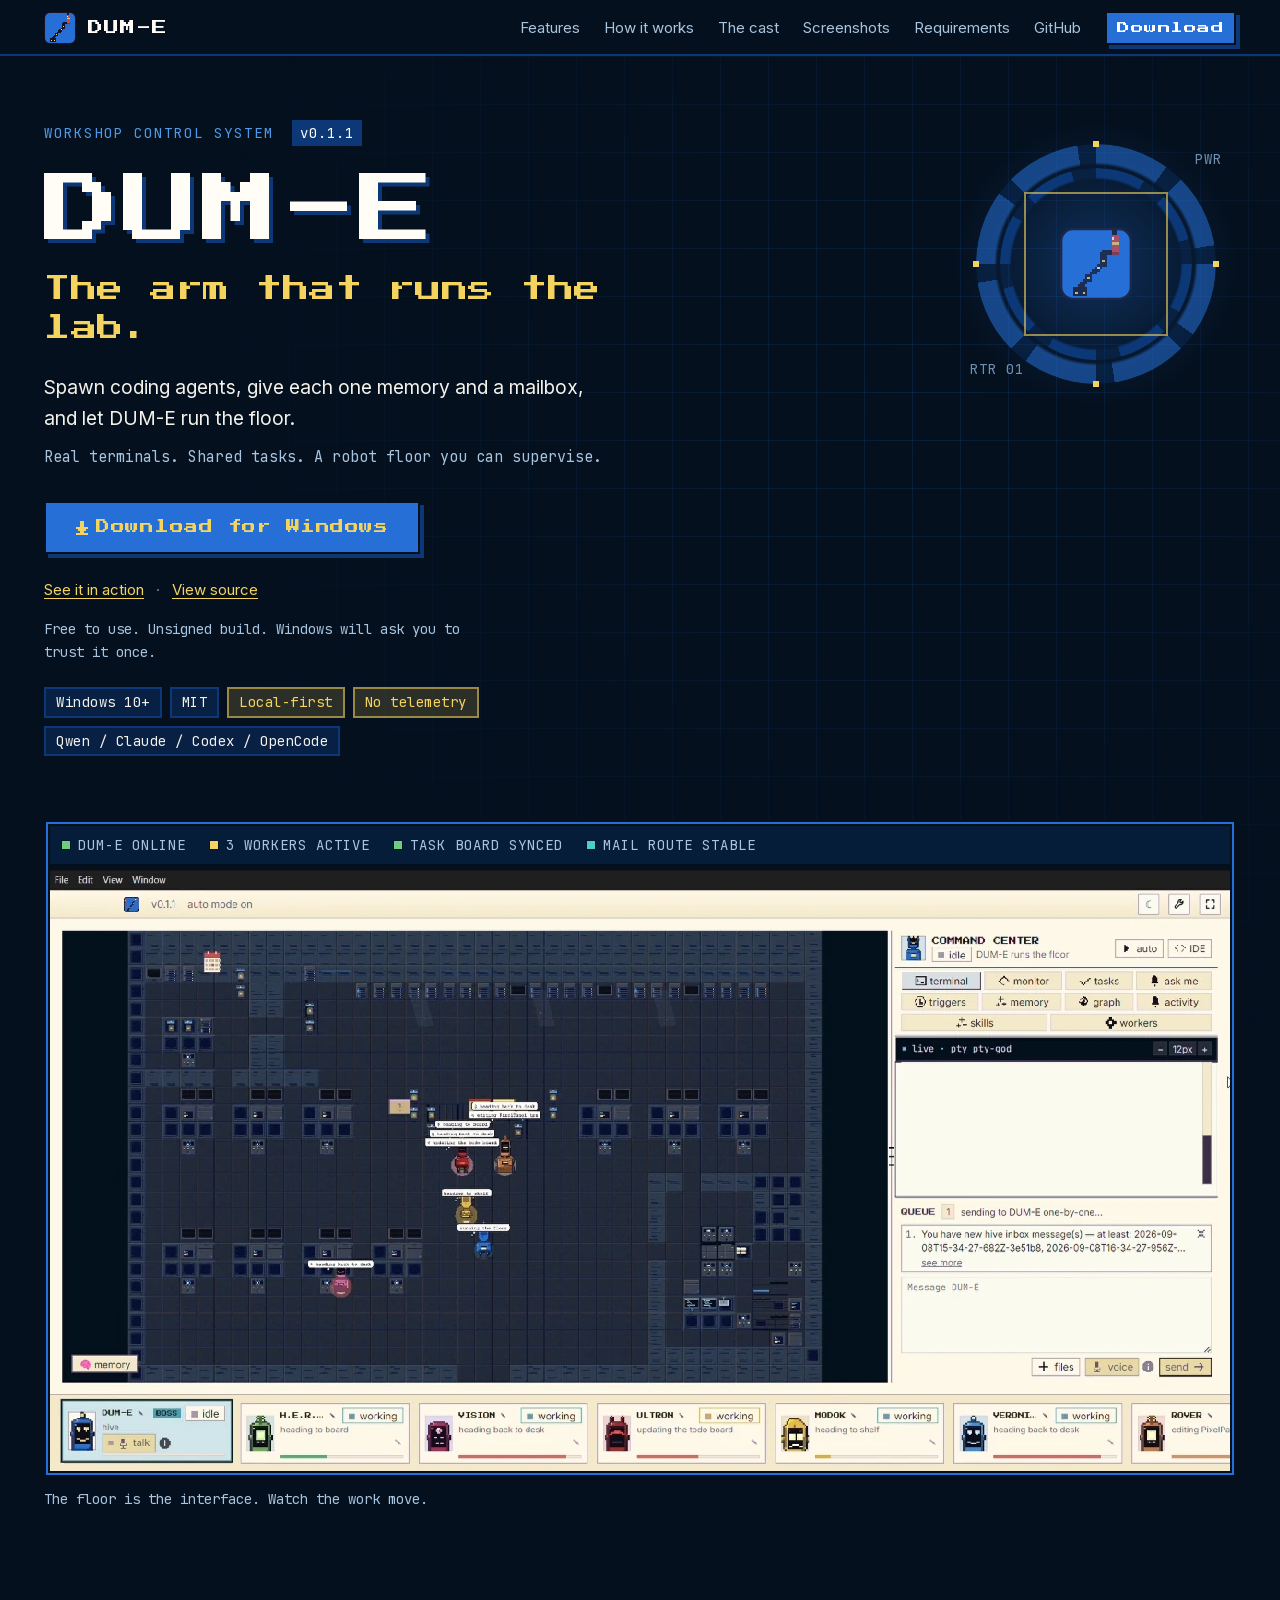
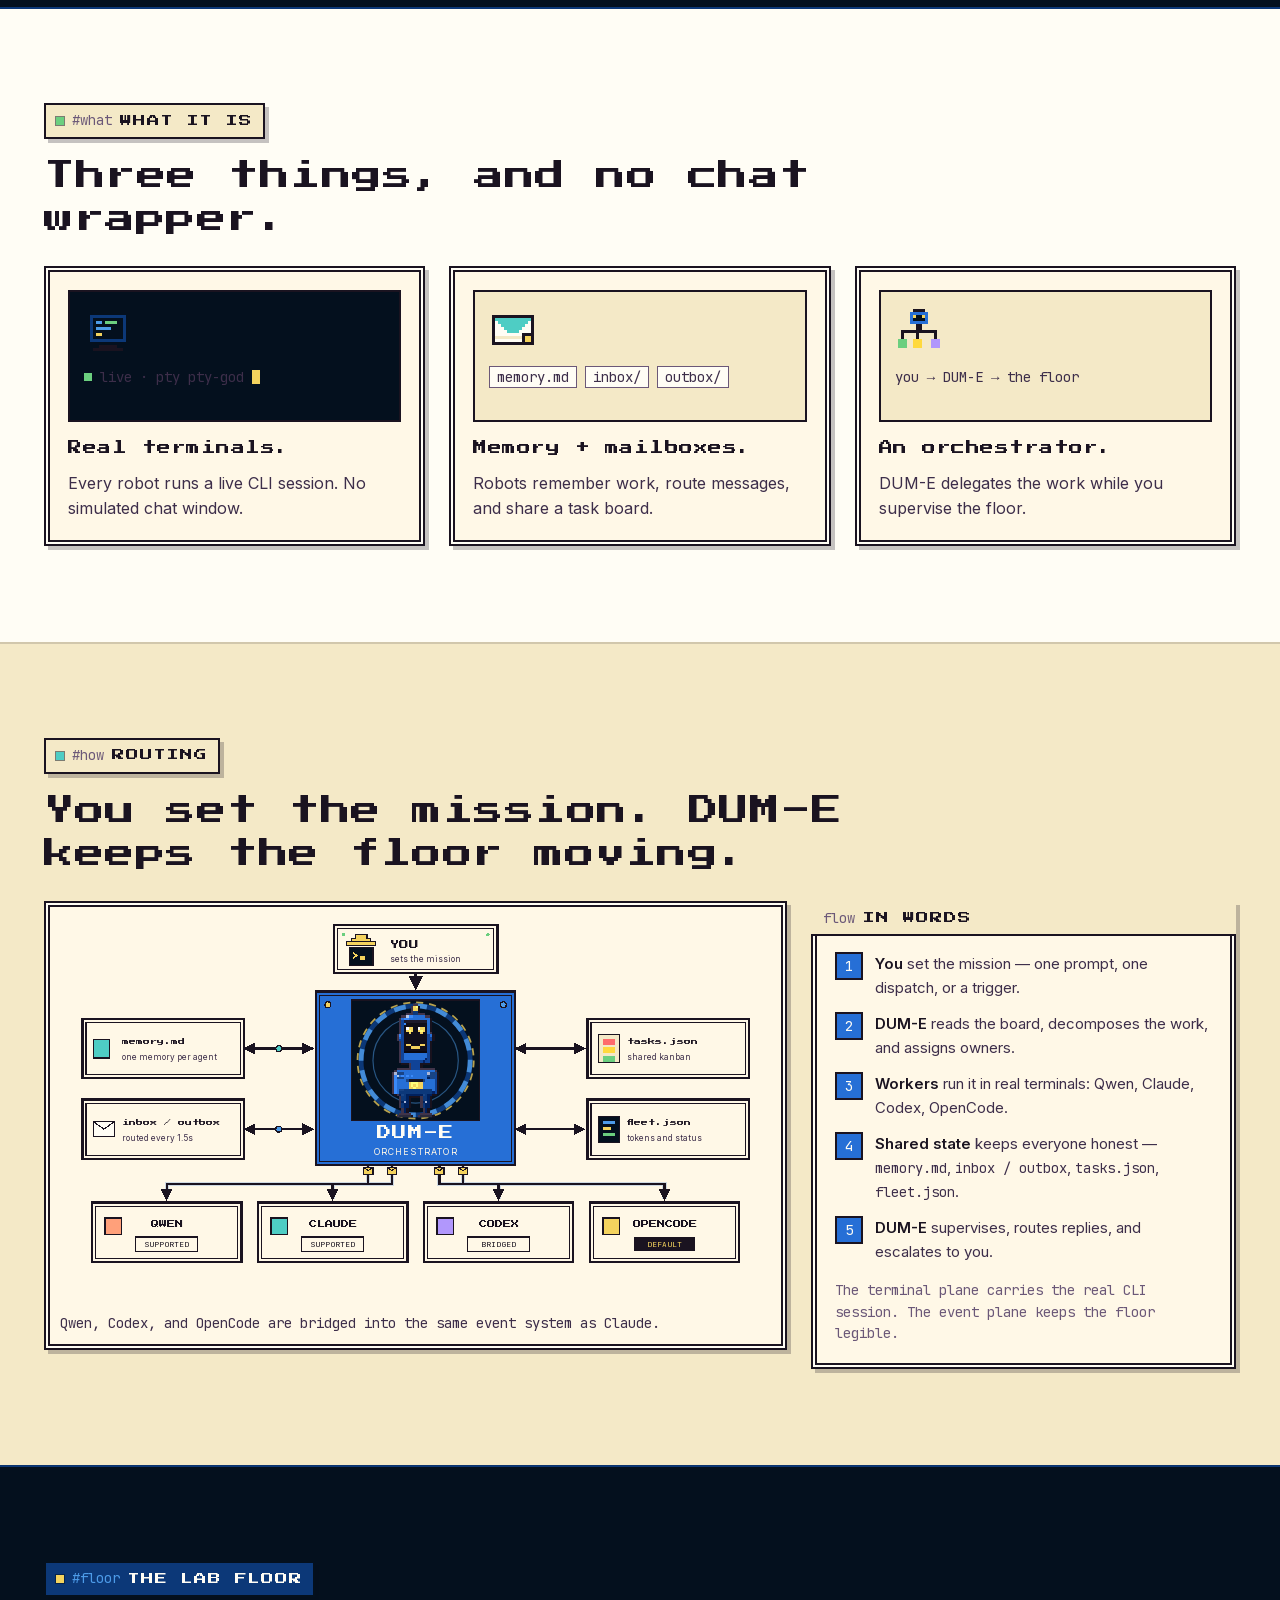
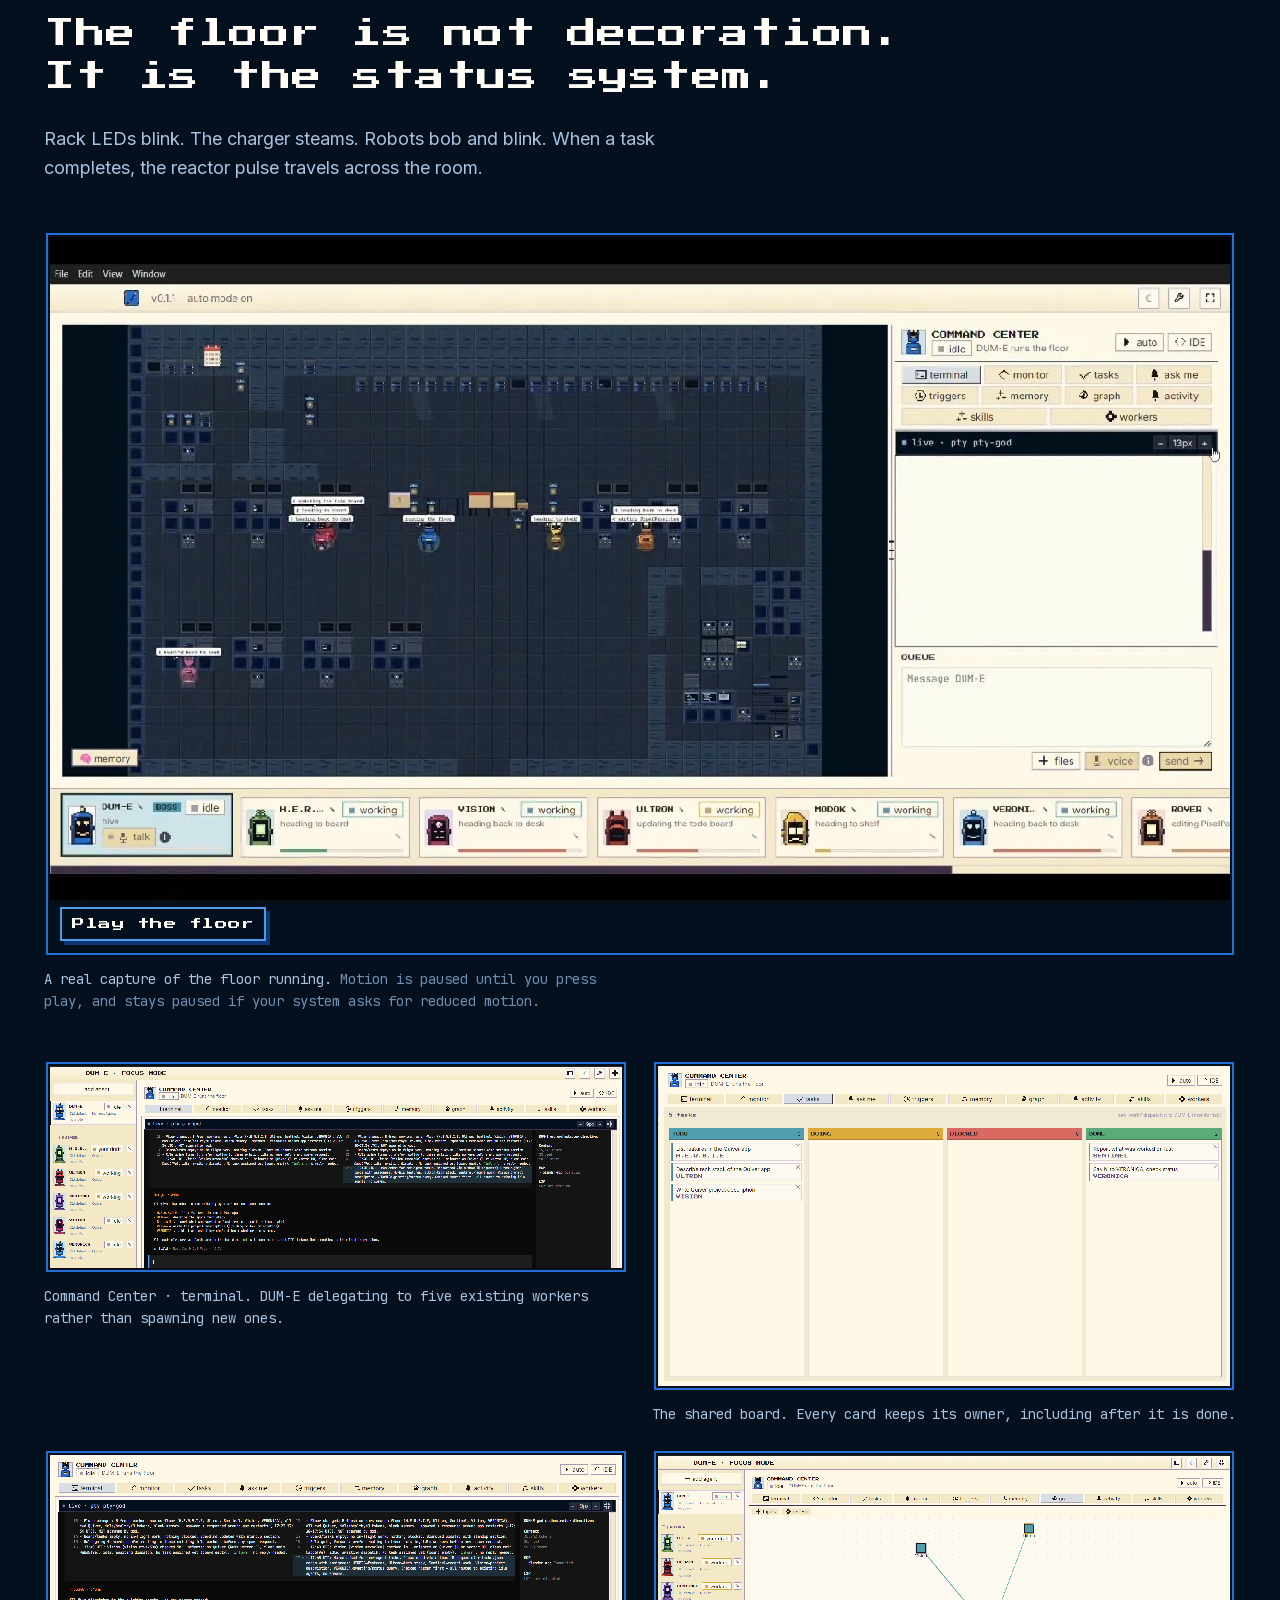
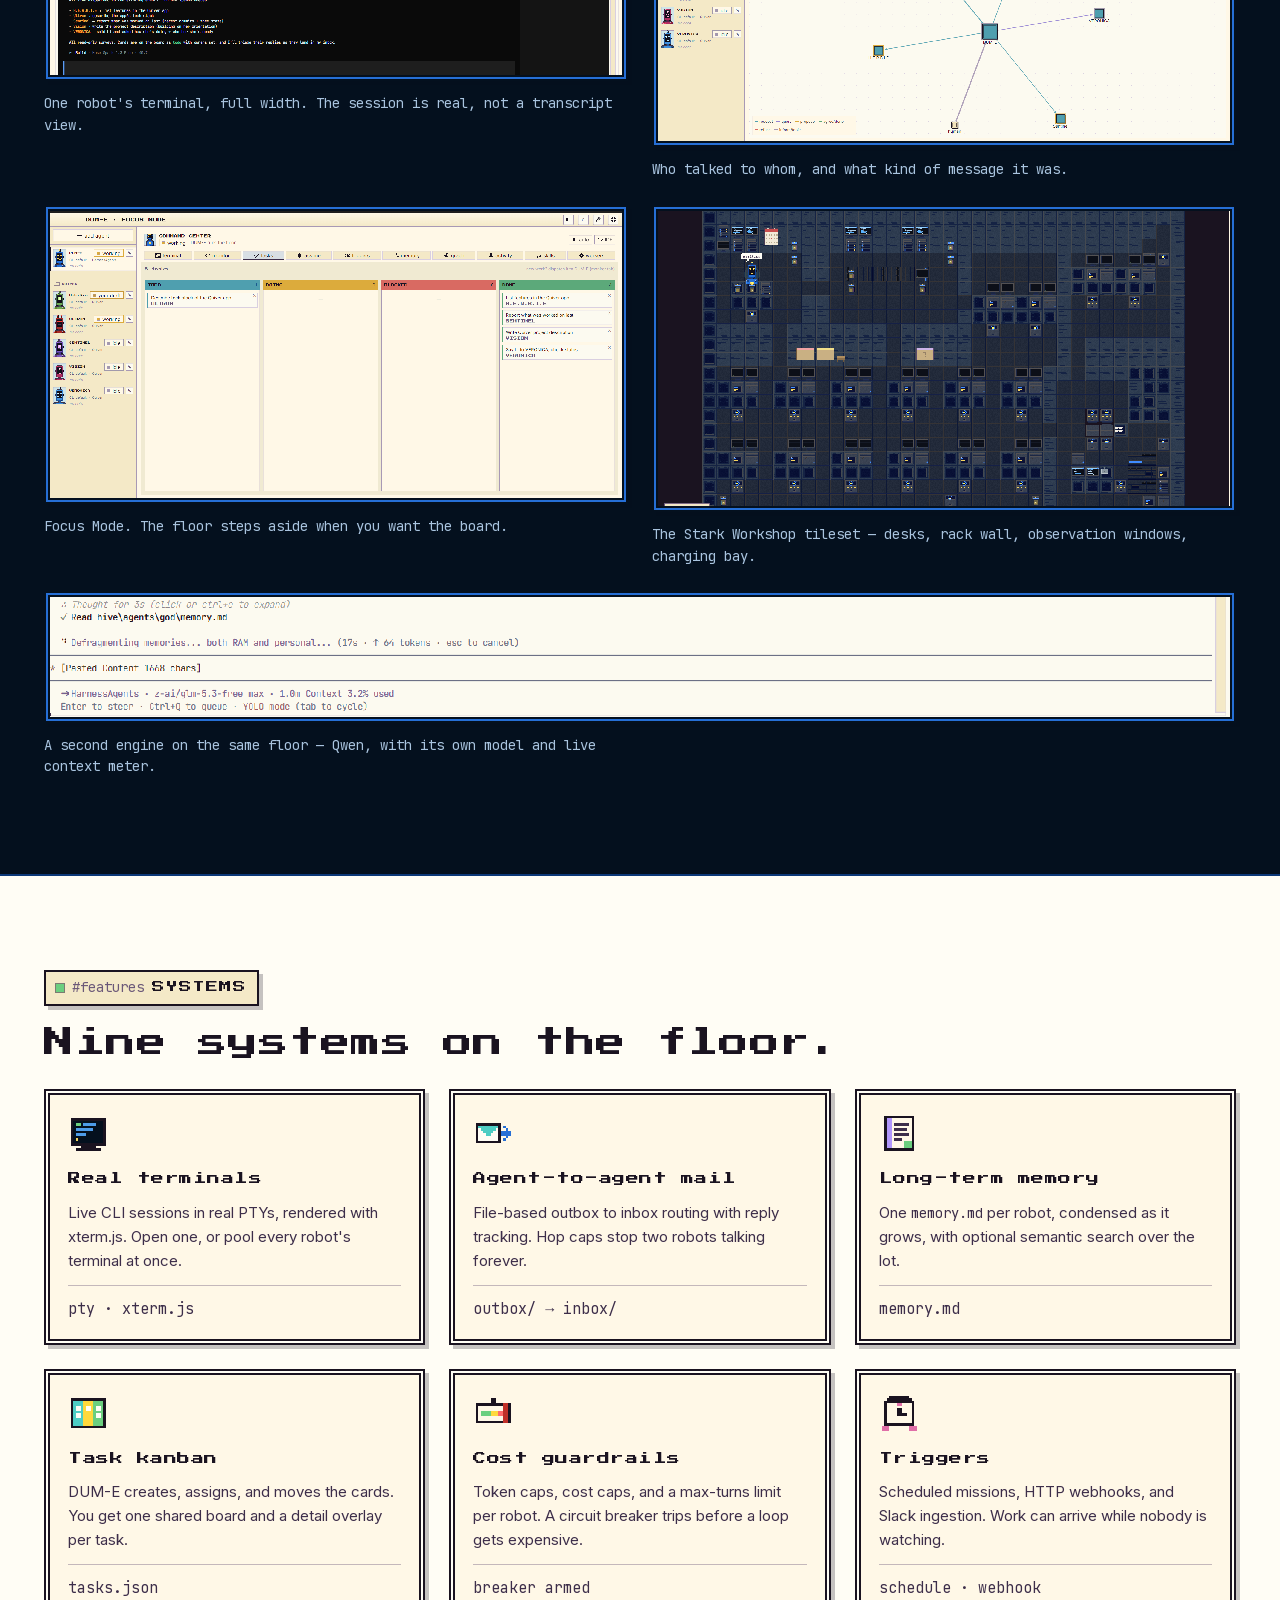
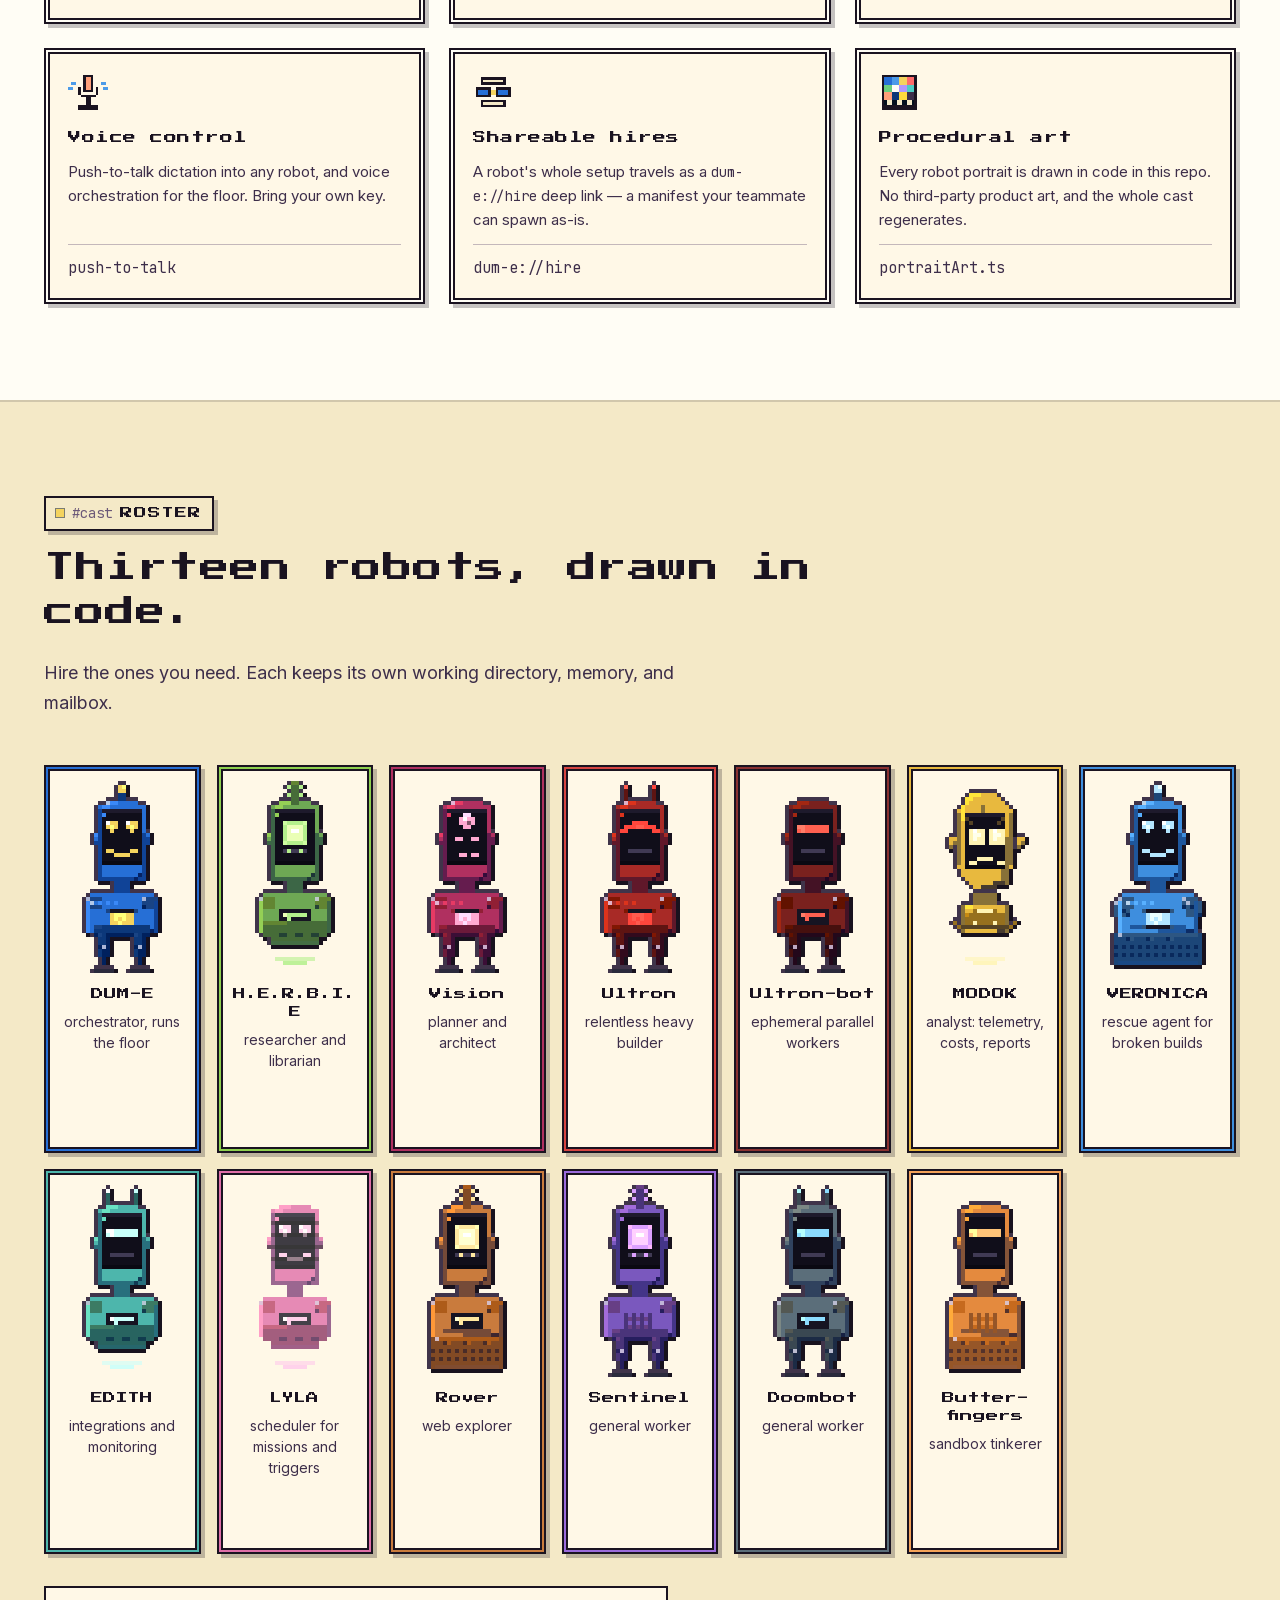
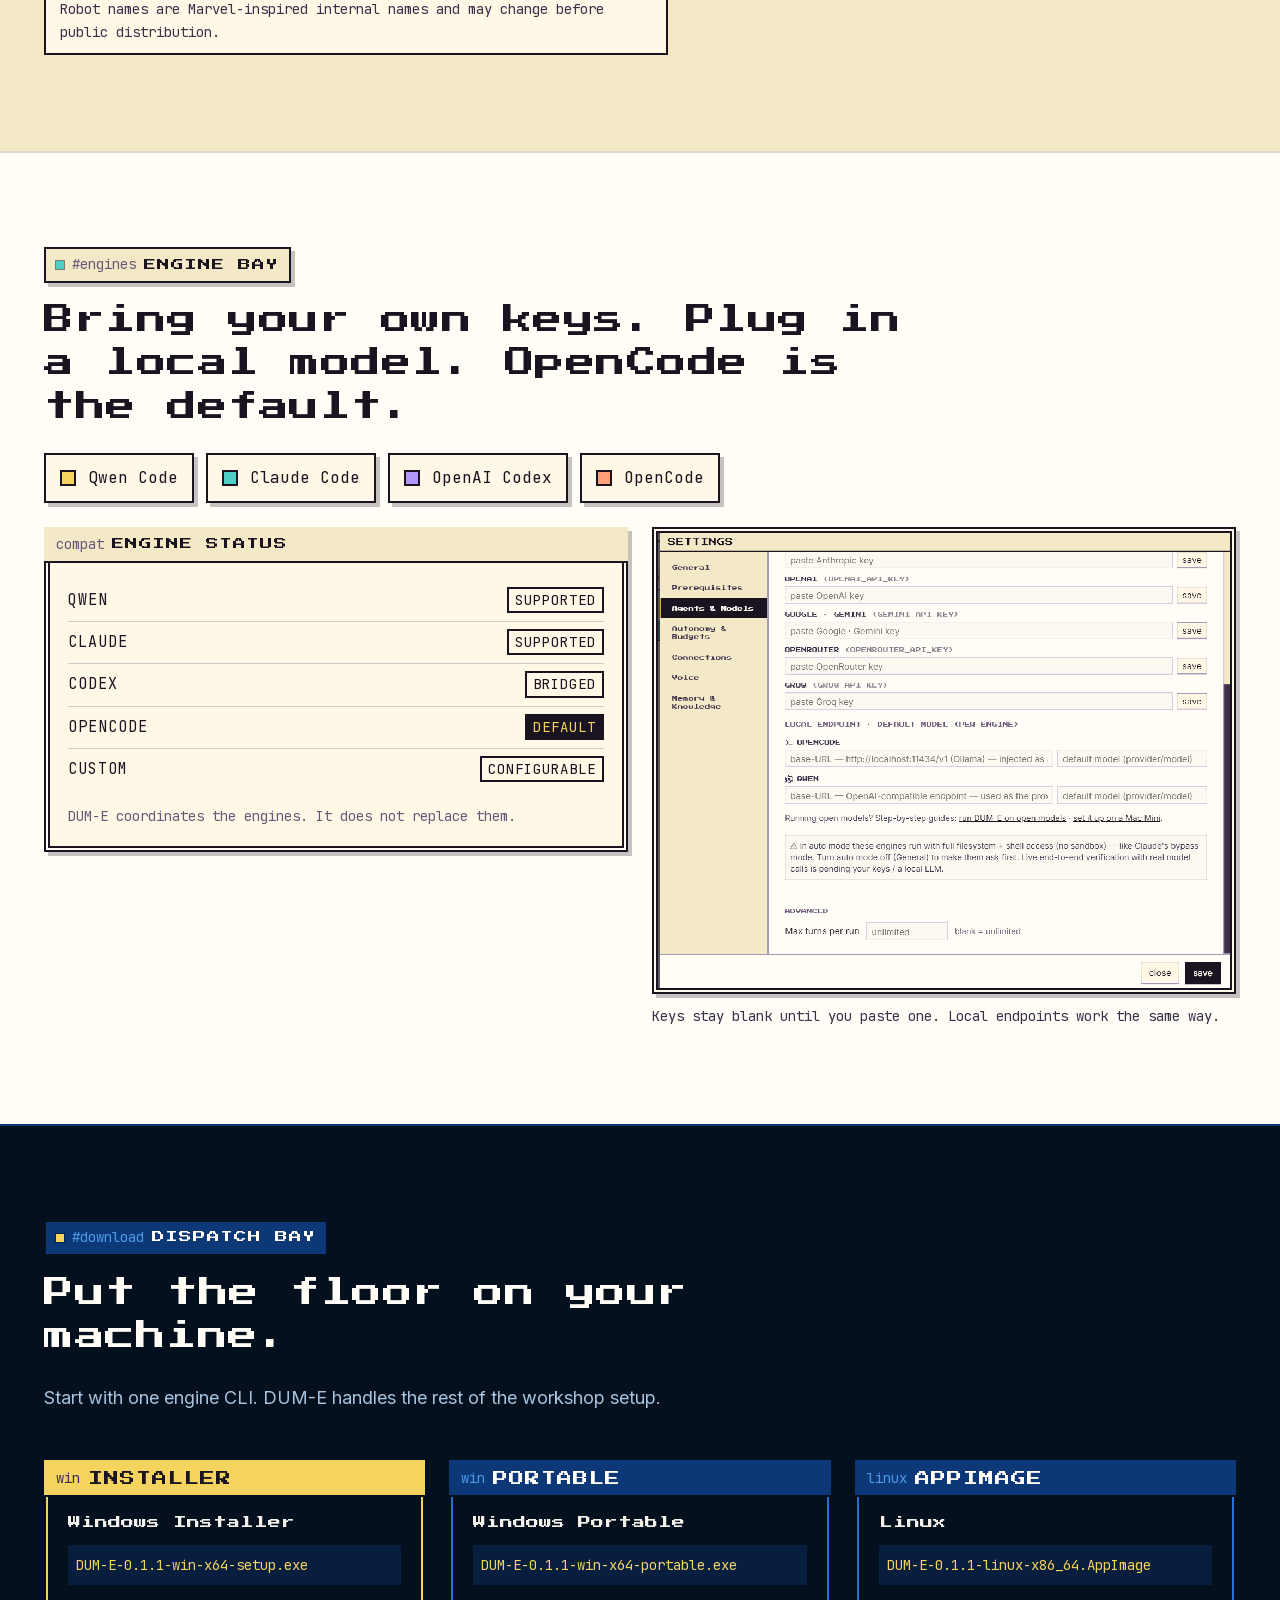
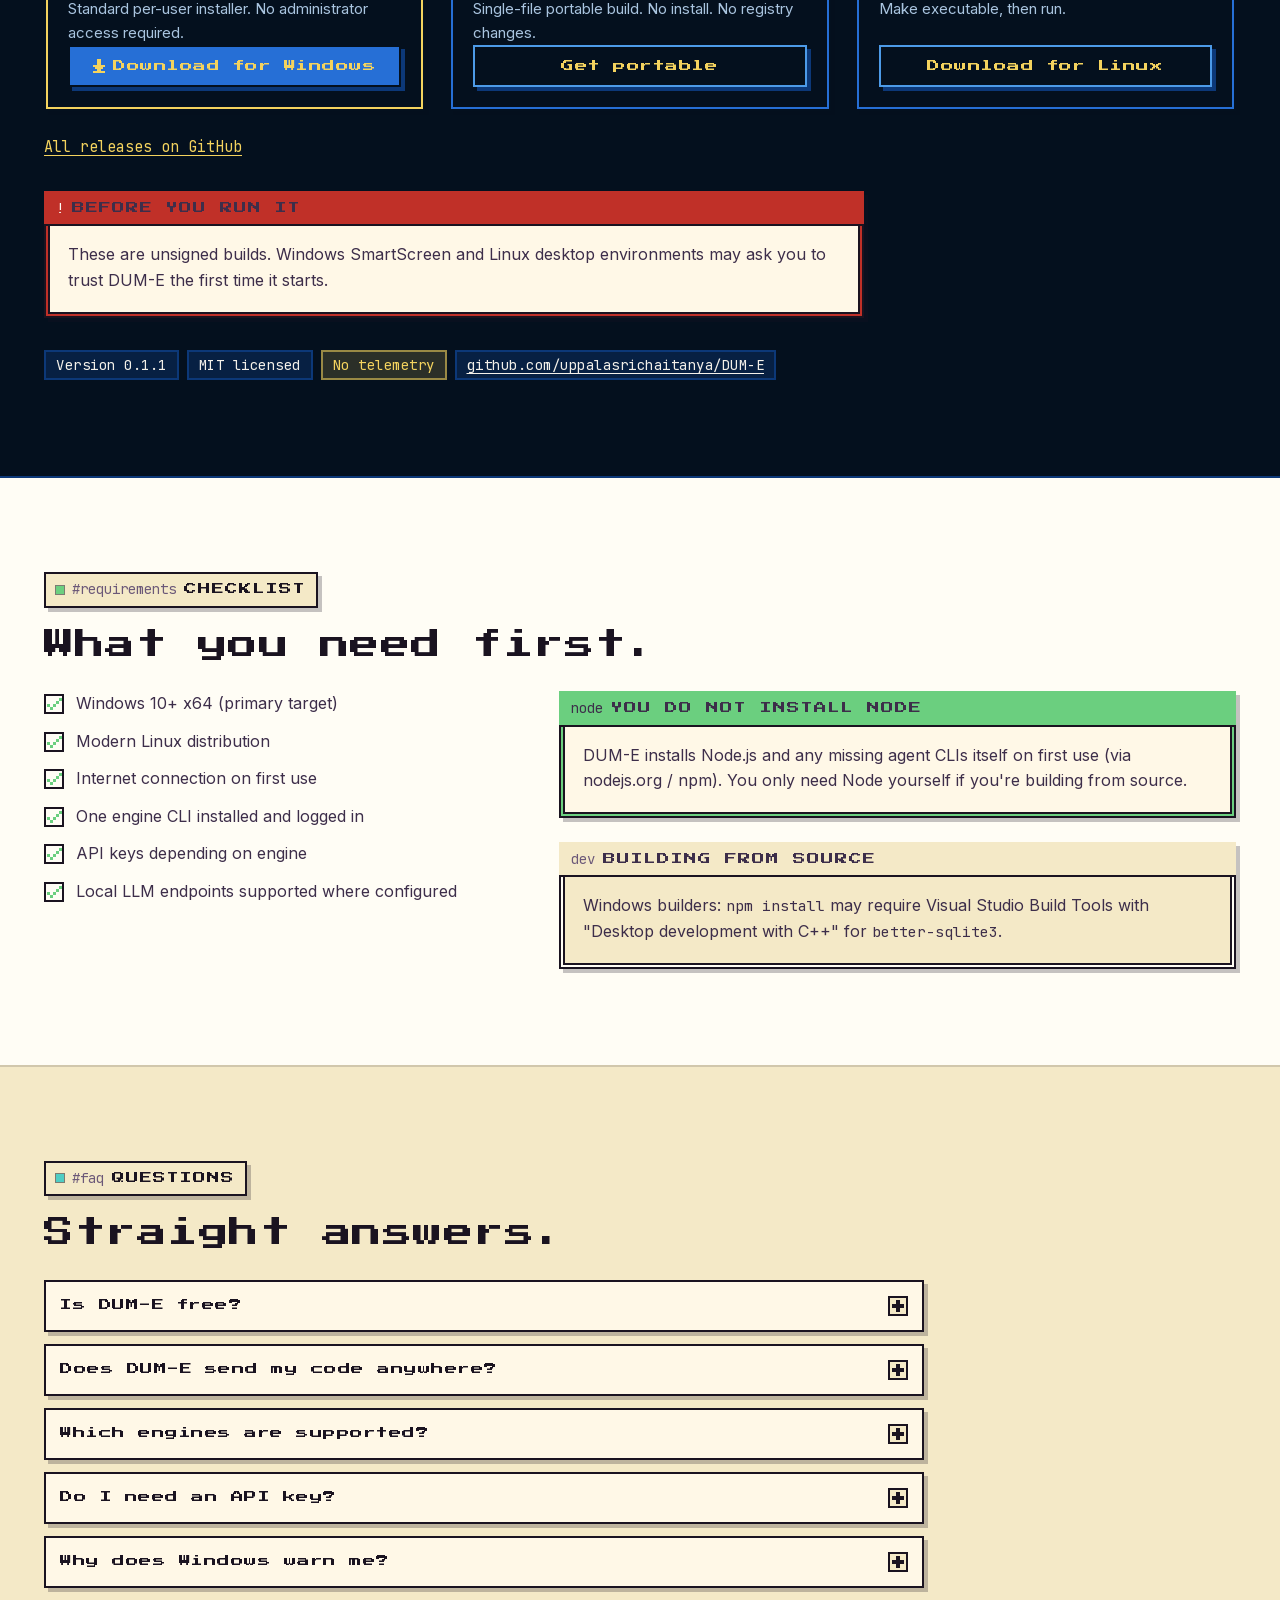
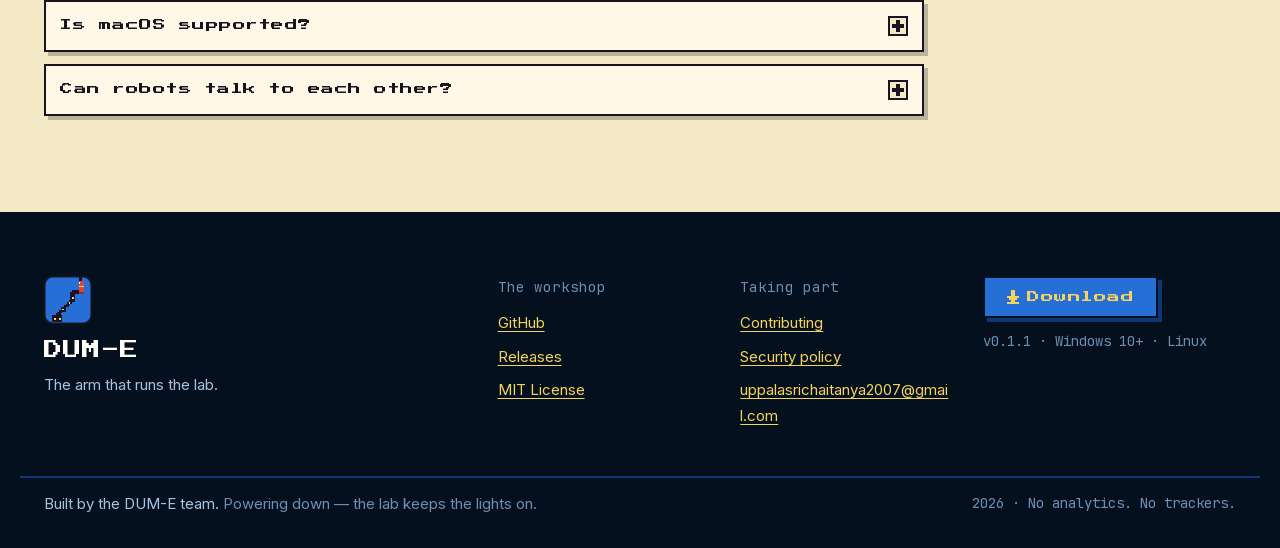
<file: index.html>
<!doctype html>
<html lang="en">
<head>
<meta charset="utf-8">
<meta name="viewport" content="width=device-width, initial-scale=1">

<title>DUM-E — Local-First Orchestrator for AI Coding Agents</title>
<meta name="description" content="The local-first orchestrator for AI coding agents — DUM-E runs Qwen, Claude, Codex, and OpenCode as one robot team with shared tasks, memory, and mailboxes.">

<link rel="canonical" href="https://dum-e-lab.com/">

<meta name="theme-color" content="#04101E">
<meta name="color-scheme" content="dark light">

<link rel="icon" type="image/svg+xml" href="assets/brand/favicon.svg">
<link rel="icon" type="image/png" sizes="32x32" href="assets/brand/favicon-32.png">
<link rel="icon" type="image/png" sizes="16x16" href="assets/brand/favicon-16.png">
<link rel="apple-touch-icon" href="assets/brand/icon.png">

<meta property="og:type" content="website">
<meta property="og:site_name" content="DUM-E">
<meta property="og:title" content="DUM-E — Local-First Orchestrator for AI Coding Agents">
<meta property="og:description" content="The local-first orchestrator for AI coding agents — DUM-E runs Qwen, Claude, Codex, and OpenCode as one robot team with shared tasks, memory, and mailboxes.">
<meta property="og:url" content="https://dum-e-lab.com/">
<meta property="og:image" content="https://dum-e-lab.com/assets/social/og.png">
<meta property="og:image:width" content="1200">
<meta property="og:image:height" content="630">
<meta property="og:image:alt" content="DUM-E — the arm that runs the lab. Pixel-art workshop control system.">
<meta name="twitter:card" content="summary_large_image">
<meta name="twitter:title" content="DUM-E — Local-First Orchestrator for AI Coding Agents">
<meta name="twitter:description" content="The local-first orchestrator for AI coding agents — DUM-E runs Qwen, Claude, Codex, and OpenCode as one robot team with shared tasks, memory, and mailboxes.">
<meta name="twitter:image" content="https://dum-e-lab.com/assets/social/og.png">

<link rel="preload" href="assets/fonts/press-start-2p-latin-400.woff2" as="font" type="font/woff2" crossorigin>
<link rel="preload" href="assets/fonts/inter-latin-var.woff2" as="font" type="font/woff2" crossorigin>
<link rel="preload" href="assets/screenshots/hero-command-center.webp" as="image" type="image/webp">
<link rel="stylesheet" href="styles.css">

<script type="application/ld+json">
{
  "@context": "https://schema.org",
  "@type": "SoftwareApplication",
  "name": "DUM-E",
  "alternateName": "DUM-E — The Agent Hub for the Lab",
  "applicationCategory": "DeveloperApplication",
  "applicationSubCategory": "Coding agent orchestrator",
  "operatingSystem": "Windows 10+ x64, Linux",
  "softwareVersion": "0.1.1",
  "description": "The local-first orchestrator for AI coding agents — DUM-E runs Qwen, Claude, Codex, and OpenCode as one robot team with shared tasks, memory, and mailboxes.",
  "author": { "@type": "Organization", "name": "DUM-E team", "url": "https://dum-e-lab.com/" },
  "screenshot": [
    "https://dum-e-lab.com/assets/screenshots/hero-command-center.webp",
    "https://dum-e-lab.com/assets/screenshots/hero-floor.webp",
    "https://dum-e-lab.com/assets/screenshots/tasks-kanban.webp",
    "https://dum-e-lab.com/assets/screenshots/memory-graph.webp",
    "https://dum-e-lab.com/assets/screenshots/terminal-qwen-glm.webp"
  ],
  "featureList": [
    "Real terminals",
    "Agent-to-agent mail",
    "Long-term memory",
    "Task kanban",
    "Cost guardrails",
    "Triggers",
    "Voice control",
    "Shareable hires",
    "Procedural art"
  ],
  "softwareHelp": "https://dum-e-lab.com/#faq",
  "license": "https://github.com/uppalasrichaitanya/DUM-E/blob/dum-e/LICENSE",
  "codeRepository": "https://github.com/uppalasrichaitanya/DUM-E",
  "downloadUrl": "https://github.com/uppalasrichaitanya/DUM-E-site/releases/download/v0.1.1/DUM-E-0.1.1-win-x64-setup.exe",
  "offers": { "@type": "Offer", "price": "0", "priceCurrency": "USD" }
}
</script>
<script type="application/ld+json">
{
  "@context": "https://schema.org",
  "@type": "WebSite",
  "name": "DUM-E",
  "url": "https://dum-e-lab.com/"
}
</script>
<script type="application/ld+json">
{
  "@context": "https://schema.org",
  "@type": "Organization",
  "name": "DUM-E",
  "url": "https://dum-e-lab.com/",
  "logo": "https://dum-e-lab.com/assets/brand/icon.png",
  "sameAs": [
    "https://github.com/uppalasrichaitanya/DUM-E",
    "https://github.com/uppalasrichaitanya/DUM-E-site"
  ]
}
</script>
<script type="application/ld+json">
{
  "@context": "https://schema.org",
  "@type": "FAQPage",
  "mainEntity": [
    {
      "@type": "Question",
      "name": "Is DUM-E free?",
      "acceptedAnswer": { "@type": "Answer", "text": "Yes. MIT licensed, built as an internal team tool." }
    },
    {
      "@type": "Question",
      "name": "Does DUM-E send my code anywhere?",
      "acceptedAnswer": { "@type": "Answer", "text": "Local-first. No telemetry, no analytics, no DUM-E cloud. Engine providers may have their own policies." }
    },
    {
      "@type": "Question",
      "name": "Which engines are supported?",
      "acceptedAnswer": { "@type": "Answer", "text": "Qwen Code, Claude Code, OpenAI Codex, OpenCode, and configurable custom engines." }
    },
    {
      "@type": "Question",
      "name": "Do I need an API key?",
      "acceptedAnswer": { "@type": "Answer", "text": "Depends on the engine. Bring-your-own-key and local LLM endpoints are supported." }
    },
    {
      "@type": "Question",
      "name": "Why does Windows warn me?",
      "acceptedAnswer": { "@type": "Answer", "text": "The distributed builds are unsigned; SmartScreen may warn on first launch." }
    },
    {
      "@type": "Question",
      "name": "Is macOS supported?",
      "acceptedAnswer": { "@type": "Answer", "text": "Windows is the primary target. A macOS build configuration exists, but treat it as experimental until it is verified." }
    },
    {
      "@type": "Question",
      "name": "Can robots talk to each other?",
      "acceptedAnswer": { "@type": "Answer", "text": "Yes — file-based mailboxes, routing, shared tasks, memory, and reply tracking." }
    }
  ]
}
</script>
</head>
<body>

<a class="skip" href="#what">Skip to content</a>

<!-- ═══ 1. STICKY NAVIGATION ═══════════════════════════════════════════ -->
<header class="nav" id="nav">
  <div class="wrap nav__in">
    <a class="nav__brand" href="#top" aria-label="DUM-E — back to top">
      <img class="nav__logo" src="assets/brand/logo.svg" width="32" height="32" alt="">
      <span class="nav__word">DUM-E</span>
    </a>

    <nav class="nav__links" aria-label="Sections">
      <a href="#features">Features</a>
      <a href="#how">How it works</a>
      <a href="#cast">The cast</a>
      <a href="#floor">Screenshots</a>
      <a href="#requirements">Requirements</a>
      <a href="https://github.com/uppalasrichaitanya/DUM-E">GitHub</a>
    </nav>

    <a class="btn btn--sm btn--primary nav__cta" href="https://github.com/uppalasrichaitanya/DUM-E-site/releases/download/v0.1.1/DUM-E-0.1.1-win-x64-setup.exe" download>Download</a>
  </div>
</header>

<main>

<!-- ═══ 2. HERO ════════════════════════════════════════════════════════ -->
<section class="band band--dark hero" id="top">
  <div class="scanlines" aria-hidden="true"></div>
  <div class="gridmarks" aria-hidden="true"></div>

  <div class="wrap">
    <div class="hero__top">

      <div class="hero__copy">
        <p class="eyebrow">WORKSHOP CONTROL SYSTEM <span class="eyebrow__v">v0.1.1</span></p>

        <h1 class="hero__h1">
          <span class="hero__word">DUM-E</span>
          <span class="hero__line">The arm that runs the lab.</span>
        </h1>

        <p class="hero__sub">Spawn coding agents, give each one memory and a mailbox, and let DUM-E run the floor.</p>
        <p class="hero__sub2">Real terminals. Shared tasks. A robot floor you can supervise.</p>

        <div class="hero__act">
          <a class="btn btn--primary btn--lg" href="https://github.com/uppalasrichaitanya/DUM-E-site/releases/download/v0.1.1/DUM-E-0.1.1-win-x64-setup.exe" download>
            <span class="btn__ico" aria-hidden="true"></span>Download for Windows
          </a>
          <span class="hero__links">
            <a href="#floor">See it in action</a>
            <span class="sep" aria-hidden="true">·</span>
            <a href="https://github.com/uppalasrichaitanya/DUM-E">View source</a>
          </span>
        </div>

        <p class="hero__micro">Free to use. Unsigned build. Windows will ask you to trust it once.</p>

        <ul class="chips" aria-label="At a glance">
          <li class="chip">Windows 10+</li>
          <li class="chip">MIT</li>
          <li class="chip chip--gold">Local-first</li>
          <li class="chip chip--gold">No telemetry</li>
          <li class="chip">Qwen / Claude / Codex / OpenCode</li>
        </ul>
      </div>

      <!-- Arc reactor: the app's own boot-splash motif, procedural.
           Decorative — the hero reads identically with it hidden. -->
      <div class="reactor" aria-hidden="true">
        <span class="reactor__halo"></span>
        <span class="reactor__ring reactor__r1"></span>
        <span class="reactor__ring reactor__r2"></span>
        <span class="reactor__frame"></span>
        <span class="reactor__sparks"><i></i><i></i><i></i><i></i></span>
        <img class="reactor__core" src="assets/brand/logo.svg" width="72" height="72" alt="">
        <span class="reactor__tick reactor__tick--a">PWR</span>
        <span class="reactor__tick reactor__tick--b">RTR 01</span>
      </div>
    </div>

    <!-- Hero visual -->
    <figure class="shot shot--hero">
      <div class="shot__bezel">
        <p class="readout">
          <span class="vh">Illustrative floor readout: </span>
          <span class="readout__i"><i class="led led--on" aria-hidden="true"></i>DUM-E ONLINE</span>
          <span class="readout__i"><i class="led led--gold" aria-hidden="true"></i>3 WORKERS ACTIVE</span>
          <span class="readout__i"><i class="led led--on" aria-hidden="true"></i>TASK BOARD SYNCED</span>
          <span class="readout__i"><i class="led led--sky" aria-hidden="true"></i>MAIL ROUTE STABLE</span>
        </p>
        <picture>
          <source srcset="assets/screenshots/hero-command-center.webp" type="image/webp">
          <img src="assets/screenshots/hero-command-center.png" width="1280" height="652" fetchpriority="high" decoding="async"
               alt="The DUM-E desktop app at version 0.1.1. Left: the workshop floor, a dark blue tiled lab where pixel robots walk between desks with speech labels like &quot;heading to board&quot; and &quot;updating the todo board&quot;. Right: the Command Center panel with terminal, monitor, tasks, memory and graph tabs and a live pty session. Along the bottom: a roster strip showing DUM-E idle plus H.E.R.B.I.E, Vision, Ultron, MODOK, VERONICA and Rover working.">
        </picture>
      </div>
      <figcaption>The floor is the interface. Watch the work move.</figcaption>
    </figure>
  </div>
</section>

<!-- ═══ 3. WHAT IT IS ══════════════════════════════════════════════════ -->
<section class="band band--light" id="what">
  <div class="wrap">
    <p class="plaque"><i class="led led--on" aria-hidden="true"></i><span class="plaque__id">#what</span> WHAT IT IS</p>
    <h2 class="h2">Three things, and no chat wrapper.</h2>

    <div class="trio">
      <article class="panel card">
        <div class="card__art card__art--term">
          <svg class="ico" viewBox="0 0 16 16" width="48" height="48" aria-hidden="true" shape-rendering="crispEdges">
            <rect x="1" y="2" width="14" height="11" fill="#04101E"/>
            <rect x="2" y="3" width="12" height="9" fill="#0C3878"/>
            <rect x="3" y="4" width="10" height="7" fill="#04101E"/>
            <rect x="4" y="5" width="2" height="1" fill="#4D9BE8"/>
            <rect x="7" y="5" width="4" height="1" fill="#6BCF7F"/>
            <rect x="4" y="7" width="5" height="1" fill="#4D9BE8"/>
            <rect x="4" y="9" width="2" height="1" fill="#F4D35E"/>
            <rect x="5" y="13" width="6" height="1" fill="#1A1320"/>
            <rect x="3" y="14" width="10" height="1" fill="#1A1320"/>
          </svg>
          <p class="statusline"><i class="led led--on" aria-hidden="true"></i>live · pty pty-god<b class="caret" aria-hidden="true"></b></p>
        </div>
        <h3 class="card__h">Real terminals.</h3>
        <p>Every robot runs a live CLI session. No simulated chat window.</p>
      </article>

      <article class="panel card">
        <div class="card__art">
          <svg class="ico" viewBox="0 0 16 16" width="48" height="48" aria-hidden="true" shape-rendering="crispEdges">
            <rect x="1" y="3" width="14" height="10" fill="#1A1320"/>
            <rect x="2" y="4" width="12" height="8" fill="#FFFDF5"/>
            <path d="M2 4 h12 v1 h-1 v1 h-1 v1 h-1 v1 h-1 v1 h-4 v-1 h-1 v-1 h-1 v-1 h-1 v-1 h-1 z" fill="#4ECDC4"/>
            <rect x="2" y="10" width="12" height="1" fill="#F4E9C7"/>
            <rect x="11" y="9" width="4" height="4" fill="#1A1320"/>
            <rect x="12" y="10" width="2" height="2" fill="#F4D35E"/>
          </svg>
          <ul class="filelist" aria-hidden="true">
            <li>memory.md</li><li>inbox/</li><li>outbox/</li>
          </ul>
        </div>
        <h3 class="card__h">Memory + mailboxes.</h3>
        <p>Robots remember work, route messages, and share a task board.</p>
      </article>

      <article class="panel card">
        <div class="card__art">
          <svg class="ico" viewBox="0 0 16 16" width="48" height="48" aria-hidden="true" shape-rendering="crispEdges">
            <rect x="6" y="1" width="4" height="1" fill="#1A1320"/>
            <rect x="5" y="2" width="6" height="4" fill="#266FD6"/>
            <rect x="6" y="3" width="4" height="2" fill="#04101E"/>
            <rect x="6" y="3" width="1" height="1" fill="#F4D35E"/>
            <rect x="9" y="3" width="1" height="1" fill="#F4D35E"/>
            <rect x="7" y="6" width="2" height="2" fill="#1A1320"/>
            <rect x="2" y="8" width="12" height="1" fill="#1A1320"/>
            <rect x="2" y="9" width="1" height="2" fill="#1A1320"/>
            <rect x="7" y="9" width="1" height="2" fill="#1A1320"/>
            <rect x="13" y="9" width="1" height="2" fill="#1A1320"/>
            <rect x="1" y="11" width="3" height="3" fill="#6BCF7F"/>
            <rect x="6" y="11" width="3" height="3" fill="#FFD93D"/>
            <rect x="12" y="11" width="3" height="3" fill="#B197FC"/>
          </svg>
          <p class="statusline statusline--plain" aria-hidden="true">you → DUM-E → the floor</p>
        </div>
        <h3 class="card__h">An orchestrator.</h3>
        <p>DUM-E delegates the work while you supervise the floor.</p>
      </article>
    </div>
  </div>
</section>

<!-- ═══ 4. HOW IT WORKS ════════════════════════════════════════════════ -->
<section class="band band--warm" id="how">
  <div class="wrap">
    <p class="plaque"><i class="led led--sky" aria-hidden="true"></i><span class="plaque__id">#how</span> ROUTING</p>
    <h2 class="h2">You set the mission. DUM-E keeps the floor moving.</h2>

    <div class="how">
      <figure class="panel how__fig">
        <div class="how__scroll" tabindex="0" role="group" aria-label="Architecture diagram, scrollable">
          <!-- assets/diagram-how.svg, inlined so the message packets can be
               driven by CSS (ASSET-PLAN §7). The file remains the source. -->
          <svg class="diagram" viewBox="0 0 1200 640" role="img" aria-labelledby="how-title how-desc" shape-rendering="crispEdges">
            <title id="how-title">How DUM-E works</title>
            <desc id="how-desc">You set the mission. DUM-E reads shared state and delegates to real coding-agent terminals. Memory and mailboxes wire in on the left, the task board and fleet state on the right, and four engine workers sit below.</desc>
            <defs>
              <marker id="how-arrow-ink" viewBox="0 0 10 10" refX="8.5" refY="5" markerWidth="5" markerHeight="5" orient="auto-start-reverse">
                <path d="M0,0 L10,5 L0,10 z" fill="#1A1320"/>
              </marker>
            </defs>
            <g font-family="Inter, Arial, sans-serif" text-anchor="middle">
              <g>
                <rect x="460" y="12" width="280" height="84" fill="#1A1320"/>
                <rect x="464" y="16" width="272" height="76" fill="#FFF8E7"/>
                <rect x="468" y="20" width="264" height="68" fill="none" stroke="#1A1320" stroke-width="2"/>
                <circle cx="478" cy="30" r="3" fill="#6BCF7F"/>
                <circle cx="722" cy="30" r="3" fill="#6BCF7F"/>
                <path d="M498 30 h20 v6 h6 v6 h-32 v-6 h6 v-6 z" fill="#F4D35E" stroke="#1A1320" stroke-width="2"/>
                <rect x="484" y="42" width="48" height="6" fill="#F4D35E" stroke="#1A1320" stroke-width="2"/>
                <rect x="488" y="52" width="40" height="30" fill="#04101E" stroke="#1A1320" stroke-width="2"/>
                <path d="M494 60 l6 5 l-6 5" fill="none" stroke="#F4D35E" stroke-width="3"/>
                <rect x="506" y="66" width="8" height="6" fill="#F4D35E"/>
                <text x="556" y="54" font-family="'Press Start 2P', 'Courier New', monospace" font-size="16" text-anchor="start" fill="#1A1320">YOU</text>
                <text x="556" y="76" font-size="14" text-anchor="start" fill="#3D2E4A">sets the mission</text>
              </g>
              <line x1="600" y1="96" x2="600" y2="120" stroke="#1A1320" stroke-width="5" marker-end="url(#how-arrow-ink)"/>

              <g>
                <rect x="36" y="170" width="276" height="104" fill="#1A1320"/>
                <rect x="40" y="174" width="268" height="96" fill="#FFF8E7"/>
                <rect x="44" y="178" width="260" height="88" fill="none" stroke="#1A1320" stroke-width="2"/>
                <rect x="56" y="206" width="28" height="32" fill="#4ECDC4" stroke="#1A1320" stroke-width="2"/>
                <text x="104" y="216" font-family="'Press Start 2P', 'Courier New', monospace" font-size="12" text-anchor="start" fill="#1A1320">memory.md</text>
                <text x="104" y="242" font-size="14" text-anchor="start" fill="#3D2E4A">one memory per agent</text>
                <line x1="312" y1="222" x2="426" y2="222" stroke="#1A1320" stroke-width="4" marker-start="url(#how-arrow-ink)" marker-end="url(#how-arrow-ink)"/>
                <circle class="how-led how-led--a" cx="369" cy="222" r="5" fill="#4ECDC4" stroke="#1A1320" stroke-width="2"/>
              </g>
              <g>
                <rect x="36" y="306" width="276" height="104" fill="#1A1320"/>
                <rect x="40" y="310" width="268" height="96" fill="#FFF8E7"/>
                <rect x="44" y="314" width="260" height="88" fill="none" stroke="#1A1320" stroke-width="2"/>
                <rect x="56" y="345" width="36" height="26" fill="#FFFDF5" stroke="#1A1320" stroke-width="2"/>
                <path d="M56 345 l18 13 l18 -13" fill="none" stroke="#1A1320" stroke-width="2"/>
                <text x="104" y="352" font-family="'Press Start 2P', 'Courier New', monospace" font-size="12" text-anchor="start" fill="#1A1320">inbox / outbox</text>
                <text x="104" y="378" font-size="14" text-anchor="start" fill="#3D2E4A">routed every 1.5s</text>
                <line x1="312" y1="358" x2="426" y2="358" stroke="#1A1320" stroke-width="4" marker-start="url(#how-arrow-ink)" marker-end="url(#how-arrow-ink)"/>
                <circle class="how-led how-led--b" cx="369" cy="358" r="5" fill="#4D9BE8" stroke="#1A1320" stroke-width="2"/>
              </g>
              <g>
                <rect x="430" y="124" width="340" height="296" fill="#1A1320"/>
                <rect x="434" y="128" width="332" height="288" fill="#266FD6"/>
                <rect x="438" y="132" width="324" height="280" fill="none" stroke="#1A1320" stroke-width="2"/>
<rect x="492" y="140" width="216" height="204" fill="#04101E" stroke="#1A1320" stroke-width="2"/>
                <g fill="none" shape-rendering="geometricPrecision">
                  <circle cx="600" cy="242" r="92" stroke="#0C3878" stroke-width="8"/>
                  <circle cx="600" cy="242" r="92" stroke="#4D9BE8" stroke-width="8" stroke-dasharray="20 16" opacity="0.85"/>
                  <circle cx="600" cy="242" r="72" stroke="#4D9BE8" stroke-width="2" opacity="0.5"/>
                  <circle class="how-scope" cx="600" cy="242" r="98" stroke="#F4D35E" stroke-width="3" stroke-dasharray="12 10" opacity="0.75"/>
                </g>
                <image class="how-head" href="[data-uri]" x="552" y="146" width="96" height="192" image-rendering="pixelated"/>
                <circle class="how-led how-led--c" cx="452" cy="148" r="5" fill="#F4D35E" stroke="#1A1320" stroke-width="2"/>
                <circle class="how-led how-led--d" cx="748" cy="148" r="5" fill="#4D9BE8" stroke="#1A1320" stroke-width="2"/>
                <text x="600" y="376" font-family="'Press Start 2P', 'Courier New', monospace" font-size="24" letter-spacing="2" fill="#FFFDF5">DUM-E</text>
                <text x="600" y="402" font-size="15" letter-spacing="2" fill="#FFF8E7">ORCHESTRATOR</text>
              </g>

              <g>
                <rect x="888" y="170" width="276" height="104" fill="#1A1320"/>
                <rect x="892" y="174" width="268" height="96" fill="#FFF8E7"/>
                <rect x="896" y="178" width="260" height="88" fill="none" stroke="#1A1320" stroke-width="2"/>
                <rect x="908" y="198" width="36" height="48" fill="#F4E9C7" stroke="#1A1320" stroke-width="2"/>
                <rect x="916" y="206" width="20" height="10" fill="#FF6B6B"/>
                <rect x="916" y="220" width="20" height="10" fill="#FFD93D"/>
                <rect x="916" y="234" width="20" height="10" fill="#6BCF7F"/>
                <text x="956" y="216" font-family="'Press Start 2P', 'Courier New', monospace" font-size="12" text-anchor="start" fill="#1A1320">tasks.json</text>
                <text x="956" y="242" font-size="14" text-anchor="start" fill="#3D2E4A">shared kanban</text>
                <line x1="770" y1="222" x2="884" y2="222" stroke="#1A1320" stroke-width="4" marker-start="url(#how-arrow-ink)" marker-end="url(#how-arrow-ink)"/>
              </g>
              <g>
                <rect x="888" y="306" width="276" height="104" fill="#1A1320"/>
                <rect x="892" y="310" width="268" height="96" fill="#FFF8E7"/>
                <rect x="896" y="314" width="260" height="88" fill="none" stroke="#1A1320" stroke-width="2"/>
                <rect x="908" y="336" width="36" height="44" fill="#04101E" stroke="#1A1320" stroke-width="2"/>
                <rect x="916" y="344" width="20" height="6" fill="#4D9BE8"/>
                <rect x="916" y="354" width="14" height="6" fill="#F4D35E"/>
                <rect x="916" y="364" width="20" height="6" fill="#6BCF7F"/>
                <text x="956" y="352" font-family="'Press Start 2P', 'Courier New', monospace" font-size="12" text-anchor="start" fill="#1A1320">fleet.json</text>
                <text x="956" y="378" font-size="14" text-anchor="start" fill="#3D2E4A">tokens and status</text>
                <line x1="770" y1="358" x2="884" y2="358" stroke="#1A1320" stroke-width="4" marker-start="url(#how-arrow-ink)" marker-end="url(#how-arrow-ink)"/>
              </g>

              <g font-family="'JetBrains Mono', monospace">
                <g>
                  <rect x="52" y="480" width="256" height="104" fill="#1A1320"/>
                  <rect x="56" y="484" width="248" height="96" fill="#FFF8E7"/>
                  <rect x="60" y="488" width="240" height="88" fill="none" stroke="#1A1320" stroke-width="2"/>
                  <rect x="76" y="508" width="28" height="28" fill="#FFA07A" stroke="#1A1320" stroke-width="2"/>
                  <text x="180" y="524" font-family="'Press Start 2P', 'Courier New', monospace" font-size="14" fill="#1A1320">QWEN</text>
                  <rect x="128" y="540" width="104" height="24" fill="#FFF8E7" stroke="#1A1320" stroke-width="2"/>
                  <text x="180" y="557" font-size="13" fill="#1A1320">SUPPORTED</text>
                </g>
                <g>
                  <rect x="332" y="480" width="256" height="104" fill="#1A1320"/>
                  <rect x="336" y="484" width="248" height="96" fill="#FFF8E7"/>
                  <rect x="340" y="488" width="240" height="88" fill="none" stroke="#1A1320" stroke-width="2"/>
                  <rect x="356" y="508" width="28" height="28" fill="#4ECDC4" stroke="#1A1320" stroke-width="2"/>
                  <text x="460" y="524" font-family="'Press Start 2P', 'Courier New', monospace" font-size="14" fill="#1A1320">CLAUDE</text>
                  <rect x="408" y="540" width="104" height="24" fill="#FFF8E7" stroke="#1A1320" stroke-width="2"/>
                  <text x="460" y="557" font-size="13" fill="#1A1320">SUPPORTED</text>
                </g>
                <g>
                  <rect x="612" y="480" width="256" height="104" fill="#1A1320"/>
                  <rect x="616" y="484" width="248" height="96" fill="#FFF8E7"/>
                  <rect x="620" y="488" width="240" height="88" fill="none" stroke="#1A1320" stroke-width="2"/>
                  <rect x="636" y="508" width="28" height="28" fill="#B197FC" stroke="#1A1320" stroke-width="2"/>
                  <text x="740" y="524" font-family="'Press Start 2P', 'Courier New', monospace" font-size="14" fill="#1A1320">CODEX</text>
                  <rect x="688" y="540" width="104" height="24" fill="#FFF8E7" stroke="#1A1320" stroke-width="2"/>
                  <text x="740" y="557" font-size="13" fill="#1A1320">BRIDGED</text>
                </g>
                <g>
                  <rect x="892" y="480" width="256" height="104" fill="#1A1320"/>
                  <rect x="896" y="484" width="248" height="96" fill="#FFF8E7"/>
                  <rect x="900" y="488" width="240" height="88" fill="none" stroke="#1A1320" stroke-width="2"/>
                  <rect x="916" y="508" width="28" height="28" fill="#F4D35E" stroke="#1A1320" stroke-width="2"/>
                  <text x="1020" y="524" font-family="'Press Start 2P', 'Courier New', monospace" font-size="14" fill="#1A1320">OPENCODE</text>
                  <rect x="968" y="540" width="104" height="24" fill="#1A1320"/>
                  <text x="1020" y="557" font-size="13" fill="#F4D35E">DEFAULT</text>
                </g>
              </g>

              <g fill="none" stroke="#266FD6" stroke-width="7" opacity="0.22">
                <path d="M520 420 L520 450 L180 450 L180 476"/>
                <path d="M560 420 L560 450 L460 450 L460 476"/>
                <path d="M640 420 L640 450 L740 450 L740 476"/>
                <path d="M680 420 L680 450 L1020 450 L1020 476"/>
              </g>
              <g fill="none" stroke="#1A1320" stroke-width="4">
                <path id="how-route-qwen" d="M520 420 L520 450 L180 450 L180 476" marker-end="url(#how-arrow-ink)"/>
                <path id="how-route-claude" d="M560 420 L560 450 L460 450 L460 476" marker-end="url(#how-arrow-ink)"/>
                <path id="how-route-codex" d="M640 420 L640 450 L740 450 L740 476" marker-end="url(#how-arrow-ink)"/>
                <path id="how-route-opencode" d="M680 420 L680 450 L1020 450 L1020 476" marker-end="url(#how-arrow-ink)"/>
              </g>
              <!-- Arrival pulses, then the envelopes that travel to them. -->
              <g fill="none" stroke="#F4D35E" stroke-width="3">
                <rect class="how-pulse how-pulse--1" x="166" y="456" width="28" height="22"/>
                <rect class="how-pulse how-pulse--2" x="446" y="456" width="28" height="22"/>
                <rect class="how-pulse how-pulse--3" x="726" y="456" width="28" height="22"/>
                <rect class="how-pulse how-pulse--4" x="1006" y="456" width="28" height="22"/>
              </g>
              <g>
                <g class="how-packet how-packet--1">
                  <rect x="512" y="422" width="16" height="12" fill="#F4D35E" stroke="#1A1320" stroke-width="2"/>
                  <path d="M512 422 l8 6 l8 -6" fill="none" stroke="#1A1320" stroke-width="2"/>
                </g>
                <g class="how-packet how-packet--2">
                  <rect x="552" y="422" width="16" height="12" fill="#F4D35E" stroke="#1A1320" stroke-width="2"/>
                  <path d="M552 422 l8 6 l8 -6" fill="none" stroke="#1A1320" stroke-width="2"/>
                </g>
                <g class="how-packet how-packet--3">
                  <rect x="632" y="422" width="16" height="12" fill="#F4D35E" stroke="#1A1320" stroke-width="2"/>
                  <path d="M632 422 l8 6 l8 -6" fill="none" stroke="#1A1320" stroke-width="2"/>
                </g>
                <g class="how-packet how-packet--4">
                  <rect x="672" y="422" width="16" height="12" fill="#F4D35E" stroke="#1A1320" stroke-width="2"/>
                  <path d="M672 422 l8 6 l8 -6" fill="none" stroke="#1A1320" stroke-width="2"/>
                </g>
              </g>
            </g>
          </svg>
        </div>
        <figcaption>Qwen, Codex, and OpenCode are bridged into the same event system as Claude.</figcaption>
      </figure>

      <!-- Text alternative (spec §9). Visible: it is the readable version of
           the diagram on small screens, not screen-reader-only filler. -->
      <div class="panel how__words">
        <p class="plaque plaque--in"><span class="plaque__id">flow</span> IN WORDS</p>
        <ol class="flow">
          <li><span><b>You</b> set the mission — one prompt, one dispatch, or a trigger.</span></li>
          <li><span><b>DUM-E</b> reads the board, decomposes the work, and assigns owners.</span></li>
          <li><span><b>Workers</b> run it in real terminals: Qwen, Claude, Codex, OpenCode.</span></li>
          <li><span><b>Shared state</b> keeps everyone honest — <code>memory.md</code>, <code>inbox / outbox</code>, <code>tasks.json</code>, <code>fleet.json</code>.</span></li>
          <li><span><b>DUM-E</b> supervises, routes replies, and escalates to you.</span></li>
        </ol>
        <p class="note">The terminal plane carries the real CLI session. The event plane keeps the floor legible.</p>
      </div>
    </div>
  </div>
</section>

<!-- ═══ 5. THE LAB FLOOR ═══════════════════════════════════════════════ -->
<section class="band band--dark floor" id="floor">
  <div class="scanlines" aria-hidden="true"></div>
  <div class="wrap">
    <p class="plaque plaque--dark"><i class="led led--gold" aria-hidden="true"></i><span class="plaque__id">#floor</span> THE LAB FLOOR</p>
    <h2 class="h2 h2--dark">The floor is not decoration. It is the status system.</h2>
    <p class="lede">Rack LEDs blink. The charger steams. Robots bob and blink. When a task completes, the reactor pulse travels across the room.</p>

    <figure class="shot shot--wide" id="floor-loop">
      <div class="shot__bezel">
        <video class="shot__vid" width="1280" height="720" muted loop playsinline preload="none"
               poster="assets/motion/floor-loop-poster.webp"
               aria-label="A recording of the DUM-E workshop floor: pixel robots walk between desks and the Command Center updates alongside them.">
          <source src="assets/motion/floor-loop.webm" type="video/webm">
        </video>
      </div>
      <figcaption>A real capture of the floor running. <span class="muted">Motion is paused until you press play, and stays paused if your system asks for reduced motion.</span></figcaption>
    </figure>

    <div class="grid2">
      <figure class="shot">
        <div class="shot__bezel">
          <picture>
            <source srcset="assets/screenshots/command-center-terminal.webp" type="image/webp">
            <img src="assets/screenshots/command-center-terminal.png" width="1912" height="676" loading="lazy" decoding="async"
                 alt="Command Center on the terminal tab. A live pty session shows DUM-E's own transcript: a floor-change log, then a plan dispatching five named agents — H.E.R.B.I.E, Ultron, Sentinel, Vision and VERONICA — with a side rail reporting context used, spend, and connected MCP servers. The agent list on the left shows each robot's engine and status.">
          </picture>
        </div>
        <figcaption>Command Center · terminal. DUM-E delegating to five existing workers rather than spawning new ones.</figcaption>
      </figure>

      <figure class="shot">
        <div class="shot__bezel">
          <picture>
            <source srcset="assets/screenshots/tasks-kanban.webp" type="image/webp">
            <img src="assets/screenshots/tasks-kanban.png" width="1630" height="910" loading="lazy" decoding="async"
                 alt="The shared task board with TODO, DOING, BLOCKED and DONE columns. Five cards carry an assignee each: H.E.R.B.I.E, ULTRON and VISION in TODO, SENTINEL and VERONICA in DONE.">
          </picture>
        </div>
        <figcaption>The shared board. Every card keeps its owner, including after it is done.</figcaption>
      </figure>

      <figure class="shot">
        <div class="shot__bezel">
          <picture>
            <source srcset="assets/screenshots/terminal.webp" type="image/webp">
            <img src="assets/screenshots/terminal.png" width="1622" height="624" loading="lazy" decoding="async"
                 alt="A fullscreen terminal view of one agent's session, with a side-by-side diff of the orchestrator's log and a plan listing which robot takes which survey task.">
          </picture>
        </div>
        <figcaption>One robot's terminal, full width. The session is real, not a transcript view.</figcaption>
      </figure>

      <figure class="shot">
        <div class="shot__bezel">
          <picture>
            <source srcset="assets/screenshots/memory-graph.webp" type="image/webp">
            <img src="assets/screenshots/memory-graph.png" width="1917" height="957" loading="lazy" decoding="async"
                 alt="The memory graph: DUM-E at the centre with labelled edges out to Vision, Ultron, VERONICA, H.E.R.B.I.E, Sentinel and a human node. A legend maps edge colours to request, query, propose, agree/done, refuse and inform/topic.">
          </picture>
        </div>
        <figcaption>Who talked to whom, and what kind of message it was.</figcaption>
      </figure>

      <figure class="shot">
        <div class="shot__bezel">
          <picture>
            <source srcset="assets/screenshots/floor-detail-kanban-focus.webp" type="image/webp">
            <img src="assets/screenshots/floor-detail-kanban-focus.png" width="1917" height="962" loading="lazy" decoding="async"
                 alt="Focus Mode: the board with four cards in DONE and one in TODO, next to the agent rail where DUM-E and Ultron show as working.">
          </picture>
        </div>
        <figcaption>Focus Mode. The floor steps aside when you want the board.</figcaption>
      </figure>

      <figure class="shot">
        <div class="shot__bezel">
          <picture>
            <source srcset="assets/screenshots/hero-floor.webp" type="image/webp">
            <img src="assets/screenshots/hero-floor.png" width="1345" height="695" loading="lazy" decoding="async"
                 alt="The workshop floor canvas at full size: a dark blue tiled lab with rows of desks and terminals, a server-rack wall, observation windows, a charging bay, and a robot labelled &quot;awaiting&quot; standing at its station.">
          </picture>
        </div>
        <figcaption>The Stark Workshop tileset — desks, rack wall, observation windows, charging bay.</figcaption>
      </figure>
    </div>

    <figure class="shot shot--strip">
      <div class="shot__bezel">
        <picture>
          <source srcset="assets/screenshots/terminal-qwen-glm.webp" type="image/webp">
          <img src="assets/screenshots/terminal-qwen-glm.png" width="1585" height="160" loading="lazy" decoding="async"
               alt="The footer of a Qwen session: a tool call reading hive/agents/god/memory.md, a memory-defragmenting status line, and a status bar showing the model in use with 3.2 percent of a one-million-token context consumed.">
        </picture>
      </div>
      <figcaption>A second engine on the same floor — Qwen, with its own model and live context meter.</figcaption>
    </figure>
  </div>
</section>

<!-- ═══ 6. FEATURES ════════════════════════════════════════════════════ -->
<section class="band band--light" id="features">
  <div class="wrap">
    <p class="plaque"><i class="led led--on" aria-hidden="true"></i><span class="plaque__id">#features</span> SYSTEMS</p>
    <h2 class="h2">Nine systems on the floor.</h2>

    <div class="grid3">
      <article class="panel feat">
        <svg class="ico" viewBox="0 0 16 16" width="40" height="40" aria-hidden="true" shape-rendering="crispEdges">
          <rect x="1" y="2" width="14" height="11" fill="#1A1320"/><rect x="2" y="3" width="12" height="9" fill="#04101E"/>
          <rect x="3" y="4" width="2" height="1" fill="#6BCF7F"/><rect x="6" y="4" width="5" height="1" fill="#4D9BE8"/>
          <rect x="3" y="6" width="7" height="1" fill="#4D9BE8"/><rect x="3" y="8" width="4" height="1" fill="#4D9BE8"/>
          <rect x="3" y="10" width="1" height="1" fill="#F4D35E"/>
          <rect x="5" y="13" width="6" height="1" fill="#1A1320"/><rect x="3" y="14" width="10" height="1" fill="#1A1320"/>
        </svg>
        <h3 class="feat__h">Real terminals</h3>
        <p>Live CLI sessions in real PTYs, rendered with xterm.js. Open one, or pool every robot's terminal at once.</p>
        <p class="tag">pty · xterm.js</p>
      </article>

      <article class="panel feat">
        <svg class="ico" viewBox="0 0 16 16" width="40" height="40" aria-hidden="true" shape-rendering="crispEdges">
          <rect x="1" y="4" width="10" height="8" fill="#1A1320"/><rect x="2" y="5" width="8" height="6" fill="#FFFDF5"/>
          <path d="M2 5 h8 v1 h-1 v1 h-1 v1 h-1 v1 h-2 v-1 h-1 v-1 h-1 v-1 h-1 z" fill="#4ECDC4"/>
          <rect x="11" y="7" width="4" height="2" fill="#266FD6"/>
          <rect x="12" y="5" width="1" height="1" fill="#266FD6"/><rect x="13" y="6" width="1" height="1" fill="#266FD6"/>
          <rect x="13" y="9" width="1" height="1" fill="#266FD6"/><rect x="12" y="10" width="1" height="1" fill="#266FD6"/>
        </svg>
        <h3 class="feat__h">Agent-to-agent mail</h3>
        <p>File-based outbox to inbox routing with reply tracking. Hop caps stop two robots talking forever.</p>
        <p class="tag">outbox/ → inbox/</p>
      </article>

      <article class="panel feat">
        <svg class="ico" viewBox="0 0 16 16" width="40" height="40" aria-hidden="true" shape-rendering="crispEdges">
          <rect x="2" y="1" width="12" height="14" fill="#1A1320"/><rect x="3" y="2" width="10" height="12" fill="#FFF8E7"/>
          <rect x="3" y="2" width="2" height="12" fill="#B197FC"/>
          <rect x="6" y="4" width="6" height="1" fill="#3D2E4A"/><rect x="6" y="6" width="5" height="1" fill="#3D2E4A"/>
          <rect x="6" y="8" width="6" height="1" fill="#3D2E4A"/><rect x="6" y="10" width="3" height="1" fill="#3D2E4A"/>
          <rect x="10" y="11" width="3" height="3" fill="#6BCF7F"/>
        </svg>
        <h3 class="feat__h">Long-term memory</h3>
        <p>One <code>memory.md</code> per robot, condensed as it grows, with optional semantic search over the lot.</p>
        <p class="tag">memory.md</p>
      </article>

      <article class="panel feat">
        <svg class="ico" viewBox="0 0 16 16" width="40" height="40" aria-hidden="true" shape-rendering="crispEdges">
          <rect x="1" y="2" width="14" height="12" fill="#1A1320"/>
          <rect x="2" y="3" width="4" height="10" fill="#4ECDC4"/><rect x="6" y="3" width="4" height="10" fill="#FFD93D"/><rect x="10" y="3" width="4" height="10" fill="#6BCF7F"/>
          <rect x="3" y="5" width="2" height="2" fill="#FFFDF5"/><rect x="3" y="8" width="2" height="2" fill="#FFFDF5"/>
          <rect x="7" y="5" width="2" height="2" fill="#FFFDF5"/>
          <rect x="11" y="5" width="2" height="2" fill="#FFFDF5"/><rect x="11" y="8" width="2" height="2" fill="#FFFDF5"/>
        </svg>
        <h3 class="feat__h">Task kanban</h3>
        <p>DUM-E creates, assigns, and moves the cards. You get one shared board and a detail overlay per task.</p>
        <p class="tag">tasks.json</p>
      </article>

      <article class="panel feat">
        <svg class="ico" viewBox="0 0 16 16" width="40" height="40" aria-hidden="true" shape-rendering="crispEdges">
          <rect x="1" y="4" width="14" height="8" fill="#1A1320"/><rect x="2" y="5" width="12" height="6" fill="#FFF8E7"/>
          <rect x="3" y="7" width="4" height="2" fill="#6BCF7F"/><rect x="7" y="7" width="3" height="2" fill="#FFD93D"/><rect x="10" y="7" width="2" height="2" fill="#FF6B6B"/>
          <rect x="12" y="4" width="2" height="8" fill="#C03028"/>
          <rect x="7" y="2" width="2" height="2" fill="#1A1320"/>
        </svg>
        <h3 class="feat__h">Cost guardrails</h3>
        <p>Token caps, cost caps, and a max-turns limit per robot. A circuit breaker trips before a loop gets expensive.</p>
        <p class="tag">breaker armed</p>
      </article>

      <article class="panel feat">
        <svg class="ico" viewBox="0 0 16 16" width="40" height="40" aria-hidden="true" shape-rendering="crispEdges">
          <rect x="4" y="1" width="8" height="1" fill="#1A1320"/><rect x="3" y="2" width="10" height="1" fill="#1A1320"/>
          <rect x="2" y="3" width="12" height="10" fill="#1A1320"/><rect x="3" y="4" width="10" height="8" fill="#FFF8E7"/>
          <rect x="7" y="6" width="2" height="3" fill="#1A1320"/><rect x="9" y="8" width="2" height="1" fill="#1A1320"/>
          <rect x="7" y="4" width="2" height="1" fill="#E06FA8"/>
          <rect x="1" y="13" width="3" height="2" fill="#E06FA8"/><rect x="12" y="13" width="3" height="2" fill="#E06FA8"/>
        </svg>
        <h3 class="feat__h">Triggers</h3>
        <p>Scheduled missions, HTTP webhooks, and Slack ingestion. Work can arrive while nobody is watching.</p>
        <p class="tag">schedule · webhook</p>
      </article>

      <article class="panel feat">
        <svg class="ico" viewBox="0 0 16 16" width="40" height="40" aria-hidden="true" shape-rendering="crispEdges">
          <rect x="6" y="1" width="4" height="7" fill="#1A1320"/><rect x="7" y="2" width="2" height="5" fill="#FFA07A"/>
          <rect x="4" y="6" width="1" height="3" fill="#1A1320"/><rect x="11" y="6" width="1" height="3" fill="#1A1320"/>
          <rect x="5" y="9" width="6" height="1" fill="#1A1320"/>
          <rect x="7" y="10" width="2" height="3" fill="#1A1320"/><rect x="4" y="13" width="8" height="2" fill="#1A1320"/>
          <rect x="1" y="4" width="2" height="1" fill="#4D9BE8"/><rect x="13" y="4" width="2" height="1" fill="#4D9BE8"/>
          <rect x="0" y="6" width="2" height="1" fill="#4D9BE8"/><rect x="14" y="6" width="2" height="1" fill="#4D9BE8"/>
        </svg>
        <h3 class="feat__h">Voice control</h3>
        <p>Push-to-talk dictation into any robot, and voice orchestration for the floor. Bring your own key.</p>
        <p class="tag">push-to-talk</p>
      </article>

      <article class="panel feat">
        <svg class="ico" viewBox="0 0 16 16" width="40" height="40" aria-hidden="true" shape-rendering="crispEdges">
          <rect x="1" y="6" width="6" height="4" fill="#1A1320"/><rect x="2" y="7" width="4" height="2" fill="#266FD6"/>
          <rect x="9" y="6" width="6" height="4" fill="#1A1320"/><rect x="10" y="7" width="4" height="2" fill="#266FD6"/>
          <rect x="6" y="7" width="4" height="2" fill="#1A1320"/><rect x="7" y="7" width="2" height="2" fill="#F4D35E"/>
          <rect x="3" y="2" width="10" height="3" fill="#1A1320"/><rect x="4" y="3" width="8" height="1" fill="#F4E9C7"/>
          <rect x="3" y="11" width="10" height="3" fill="#1A1320"/><rect x="4" y="12" width="8" height="1" fill="#F4E9C7"/>
        </svg>
        <h3 class="feat__h">Shareable hires</h3>
        <p>A robot's whole setup travels as a <code>dum-e://hire</code> deep link — a manifest your teammate can spawn as-is.</p>
        <p class="tag">dum-e://hire</p>
      </article>

      <article class="panel feat">
        <svg class="ico" viewBox="0 0 16 16" width="40" height="40" aria-hidden="true" shape-rendering="crispEdges">
          <rect x="1" y="1" width="14" height="14" fill="#1A1320"/>
          <rect x="2" y="2" width="3" height="3" fill="#266FD6"/><rect x="5" y="2" width="3" height="3" fill="#4D9BE8"/><rect x="8" y="2" width="3" height="3" fill="#F4D35E"/><rect x="11" y="2" width="3" height="3" fill="#FF6B6B"/>
          <rect x="2" y="5" width="3" height="3" fill="#6BCF7F"/><rect x="5" y="5" width="3" height="3" fill="#FFFDF5"/><rect x="8" y="5" width="3" height="3" fill="#B197FC"/><rect x="11" y="5" width="3" height="3" fill="#4ECDC4"/>
          <rect x="2" y="8" width="3" height="3" fill="#FFA07A"/><rect x="5" y="8" width="3" height="3" fill="#0C3878"/><rect x="8" y="8" width="3" height="3" fill="#FFD93D"/><rect x="11" y="8" width="3" height="3" fill="#3D2E4A"/>
          <rect x="2" y="11" width="12" height="2" fill="#04101E"/>
          <rect x="3" y="11" width="2" height="2" fill="#F4E9C7"/><rect x="7" y="11" width="2" height="2" fill="#F4E9C7"/><rect x="11" y="11" width="2" height="2" fill="#F4E9C7"/>
        </svg>
        <h3 class="feat__h">Procedural art</h3>
        <p>Every robot portrait is drawn in code in this repo. No third-party product art, and the whole cast regenerates.</p>
        <p class="tag">portraitArt.ts</p>
      </article>
    </div>
  </div>
</section>

<!-- ═══ 7. THE CAST ════════════════════════════════════════════════════ -->
<section class="band band--warm" id="cast">
  <div class="wrap">
    <p class="plaque"><i class="led led--gold" aria-hidden="true"></i><span class="plaque__id">#cast</span> ROSTER</p>
    <h2 class="h2">Thirteen robots, drawn in code.</h2>
    <p class="lede lede--ink">Hire the ones you need. Each keeps its own working directory, memory, and mailbox.</p>

    <ul class="roster">
      <li class="crew" style="--accent:#266FD6">
        <img src="assets/cast/dume.png" srcset="assets/cast/dume.png 2x, assets/cast/dume@2x.png 4x" width="96" height="192" loading="lazy" decoding="async" alt="DUM-E — orchestrator, runs the floor">
        <h3 class="crew__n">DUM-E</h3><p class="crew__r">orchestrator, runs the floor</p>
        <p class="crew__s" aria-hidden="true">DUM-E / ORCHESTRATING</p>
      </li>
      <li class="crew" style="--accent:#8FD14F">
        <img src="assets/cast/herbie.png" srcset="assets/cast/herbie.png 2x, assets/cast/herbie@2x.png 4x" width="96" height="192" loading="lazy" decoding="async" alt="H.E.R.B.I.E — researcher and librarian">
        <h3 class="crew__n">H.E.R.B.I.E</h3><p class="crew__r">researcher and librarian</p>
        <p class="crew__s" aria-hidden="true">HERBIE / RESEARCHING</p>
      </li>
      <li class="crew" style="--accent:#B03060">
        <img src="assets/cast/vision.png" srcset="assets/cast/vision.png 2x, assets/cast/vision@2x.png 4x" width="96" height="192" loading="lazy" decoding="async" alt="Vision — planner and architect">
        <h3 class="crew__n">Vision</h3><p class="crew__r">planner and architect</p>
        <p class="crew__s" aria-hidden="true">VISION / PLANNING</p>
      </li>
      <li class="crew" style="--accent:#D64541">
        <img src="assets/cast/ultron.png" srcset="assets/cast/ultron.png 2x, assets/cast/ultron@2x.png 4x" width="96" height="192" loading="lazy" decoding="async" alt="Ultron — relentless heavy builder">
        <h3 class="crew__n">Ultron</h3><p class="crew__r">relentless heavy builder</p>
        <p class="crew__s" aria-hidden="true">ULTRON / BUILDING</p>
      </li>
      <li class="crew" style="--accent:#8A3130">
        <img src="assets/cast/ultronbot.png" srcset="assets/cast/ultronbot.png 2x, assets/cast/ultronbot@2x.png 4x" width="96" height="192" loading="lazy" decoding="async" alt="Ultron-bot — ephemeral parallel workers">
        <h3 class="crew__n">Ultron-bot</h3><p class="crew__r">ephemeral parallel workers</p>
        <p class="crew__s" aria-hidden="true">ULTRON-BOT / FORKED</p>
      </li>
      <li class="crew" style="--accent:#E8B93E">
        <img src="assets/cast/modok.png" srcset="assets/cast/modok.png 2x, assets/cast/modok@2x.png 4x" width="96" height="192" loading="lazy" decoding="async" alt="MODOK — analyst: telemetry, costs, reports">
        <h3 class="crew__n">MODOK</h3><p class="crew__r">analyst: telemetry, costs, reports</p>
        <p class="crew__s" aria-hidden="true">MODOK / COUNTING TOKENS</p>
      </li>
      <li class="crew" style="--accent:#3E8EDE">
        <img src="assets/cast/veronica.png" srcset="assets/cast/veronica.png 2x, assets/cast/veronica@2x.png 4x" width="96" height="192" loading="lazy" decoding="async" alt="VERONICA — rescue agent for broken builds">
        <h3 class="crew__n">VERONICA</h3><p class="crew__r">rescue agent for broken builds</p>
        <p class="crew__s" aria-hidden="true">VERONICA / RESCUE READY</p>
      </li>
      <li class="crew" style="--accent:#4DB6AC">
        <img src="assets/cast/edith.png" srcset="assets/cast/edith.png 2x, assets/cast/edith@2x.png 4x" width="96" height="192" loading="lazy" decoding="async" alt="EDITH — integrations and monitoring">
        <h3 class="crew__n">EDITH</h3><p class="crew__r">integrations and monitoring</p>
        <p class="crew__s" aria-hidden="true">EDITH / WATCHING</p>
      </li>
      <li class="crew" style="--accent:#E06FA8">
        <img src="assets/cast/lyla.png" srcset="assets/cast/lyla.png 2x, assets/cast/lyla@2x.png 4x" width="96" height="192" loading="lazy" decoding="async" alt="LYLA — scheduler for missions and triggers">
        <h3 class="crew__n">LYLA</h3><p class="crew__r">scheduler for missions and triggers</p>
        <p class="crew__s" aria-hidden="true">LYLA / KEEPING TIME</p>
      </li>
      <li class="crew" style="--accent:#C97B3D">
        <img src="assets/cast/rover.png" srcset="assets/cast/rover.png 2x, assets/cast/rover@2x.png 4x" width="96" height="192" loading="lazy" decoding="async" alt="Rover — web explorer">
        <h3 class="crew__n">Rover</h3><p class="crew__r">web explorer</p>
        <p class="crew__s" aria-hidden="true">ROVER / FETCHING</p>
      </li>
      <li class="crew" style="--accent:#9B6BDC">
        <img src="assets/cast/sentinel.png" srcset="assets/cast/sentinel.png 2x, assets/cast/sentinel@2x.png 4x" width="96" height="192" loading="lazy" decoding="async" alt="Sentinel — general worker">
        <h3 class="crew__n">Sentinel</h3><p class="crew__r">general worker</p>
        <p class="crew__s" aria-hidden="true">SENTINEL / STANDING BY</p>
      </li>
      <li class="crew" style="--accent:#5B6E7A">
        <img src="assets/cast/doombot.png" srcset="assets/cast/doombot.png 2x, assets/cast/doombot@2x.png 4x" width="96" height="192" loading="lazy" decoding="async" alt="Doombot — general worker">
        <h3 class="crew__n">Doombot</h3><p class="crew__r">general worker</p>
        <p class="crew__s" aria-hidden="true">DOOMBOT / STANDING BY</p>
      </li>
      <li class="crew" style="--accent:#F4A259">
        <img src="assets/cast/butterfingers.png" srcset="assets/cast/butterfingers.png 2x, assets/cast/butterfingers@2x.png 4x" width="96" height="192" loading="lazy" decoding="async" alt="Butterfingers — sandbox tinkerer">
        <h3 class="crew__n">Butter&shy;fingers</h3><p class="crew__r">sandbox tinkerer</p>
        <p class="crew__s" aria-hidden="true">BUTTERFINGERS / TINKERING</p>
      </li>
    </ul>

    <p class="legal">Robot names are Marvel-inspired internal names and may change before public distribution.</p>
  </div>
</section>

<!-- ═══ 8. ENGINES ═════════════════════════════════════════════════════ -->
<section class="band band--light" id="engines">
  <div class="wrap">
    <p class="plaque"><i class="led led--sky" aria-hidden="true"></i><span class="plaque__id">#engines</span> ENGINE BAY</p>
    <h2 class="h2">Bring your own keys. Plug in a local model. OpenCode is the default.</h2>

    <div class="engines">
      <!-- Text marks, not logos: no engine mark is used that its owner did not
           publish for this use (spec §5.8, ASSET-PLAN §4 fallback). -->
      <ul class="marks">
        <li class="mark"><span class="mark__sq" style="--accent:#F4D35E" aria-hidden="true"></span>Qwen Code</li>
        <li class="mark"><span class="mark__sq" style="--accent:#4ECDC4" aria-hidden="true"></span>Claude Code</li>
        <li class="mark"><span class="mark__sq" style="--accent:#B197FC" aria-hidden="true"></span>OpenAI Codex</li>
        <li class="mark"><span class="mark__sq" style="--accent:#FFA07A" aria-hidden="true"></span>OpenCode</li>
      </ul>

      <div class="panel compat">
        <p class="plaque plaque--in"><span class="plaque__id">compat</span> ENGINE STATUS</p>
        <table class="compat__t">
          <caption class="vh">Engine support in DUM-E 0.1.1</caption>
          <tbody>
            <tr><th scope="row">QWEN</th><td><span class="pill">SUPPORTED</span></td></tr>
            <tr><th scope="row">CLAUDE</th><td><span class="pill">SUPPORTED</span></td></tr>
            <tr><th scope="row">CODEX</th><td><span class="pill">BRIDGED</span></td></tr>
            <tr><th scope="row">OPENCODE</th><td><span class="pill pill--gold">DEFAULT</span></td></tr>
            <tr><th scope="row">CUSTOM</th><td><span class="pill">CONFIGURABLE</span></td></tr>
          </tbody>
        </table>
        <p class="note">DUM-E coordinates the engines. It does not replace them.</p>
      </div>

      <figure class="shot shot--engines">
        <div class="shot__bezel">
          <picture>
            <source srcset="assets/screenshots/settings-engines.webp" type="image/webp">
            <img src="assets/screenshots/settings-engines.png" width="1050" height="836" loading="lazy" decoding="async"
                 alt="DUM-E settings, Agents and Models. Empty key fields for Anthropic, OpenAI, Google Gemini, OpenRouter and Groq, then per-engine local endpoint rows for OpenCode and Qwen taking an OpenAI-compatible base URL and a default model.">
          </picture>
        </div>
        <figcaption>Keys stay blank until you paste one. Local endpoints work the same way.</figcaption>
      </figure>
    </div>
  </div>
</section>

<!-- ═══ 9. DOWNLOAD ════════════════════════════════════════════════════ -->
<section class="band band--dark" id="download">
  <div class="scanlines" aria-hidden="true"></div>
  <div class="wrap">
    <p class="plaque plaque--dark"><i class="led led--gold" aria-hidden="true"></i><span class="plaque__id">#download</span> DISPATCH BAY</p>
    <h2 class="h2 h2--dark">Put the floor on your machine.</h2>
    <p class="lede">Start with one engine CLI. DUM-E handles the rest of the workshop setup.</p>

    <div class="grid3 grid3--dl">
      <article class="panel panel--dark dl dl--primary">
        <p class="plaque plaque--in"><span class="plaque__id">win</span> INSTALLER</p>
        <h3 class="dl__h">Windows Installer</h3>
        <p class="dl__f"><code>DUM-E-0.1.1-win-x64-setup.exe</code></p>
        <p>Standard per-user installer. No administrator access required.</p>
        <a class="btn btn--primary btn--block" href="https://github.com/uppalasrichaitanya/DUM-E-site/releases/download/v0.1.1/DUM-E-0.1.1-win-x64-setup.exe" download>
          <span class="btn__ico" aria-hidden="true"></span>Download for Windows
        </a>
      </article>

      <article class="panel panel--dark dl">
        <p class="plaque plaque--in"><span class="plaque__id">win</span> PORTABLE</p>
        <h3 class="dl__h">Windows Portable</h3>
        <p class="dl__f"><code>DUM-E-0.1.1-win-x64-portable.exe</code></p>
        <p>Single-file portable build. No install. No registry changes.</p>
        <a class="btn btn--ghost btn--block" href="https://github.com/uppalasrichaitanya/DUM-E-site/releases/download/v0.1.1/DUM-E-0.1.1-win-x64-portable.exe" download>Get portable</a>
      </article>

      <article class="panel panel--dark dl">
        <p class="plaque plaque--in"><span class="plaque__id">linux</span> APPIMAGE</p>
        <h3 class="dl__h">Linux</h3>
        <p class="dl__f"><code>DUM-E-0.1.1-linux-x86_64.AppImage</code></p>
        <p>Make executable, then run.</p>
        <a class="btn btn--ghost btn--block" href="https://github.com/uppalasrichaitanya/DUM-E-site/releases">Download for Linux</a>
      </article>
    </div>

    <p class="dl__all"><a href="https://github.com/uppalasrichaitanya/DUM-E/releases">All releases on GitHub</a></p>

    <div class="panel panel--warn honesty">
      <p class="plaque plaque--in plaque--warn"><span class="plaque__id" aria-hidden="true">!</span> BEFORE YOU RUN IT</p>
      <p>These are unsigned builds. Windows SmartScreen and Linux desktop environments may ask you to trust DUM-E the first time it starts.</p>
    </div>

    <ul class="chips chips--meta" aria-label="Release details">
      <li class="chip">Version 0.1.1</li>
      <li class="chip">MIT licensed</li>
      <li class="chip chip--gold">No telemetry</li>
      <li class="chip"><a href="https://github.com/uppalasrichaitanya/DUM-E">github.com/uppalasrichaitanya/DUM-E</a></li>
    </ul>
  </div>
</section>

<!-- ═══ 10. REQUIREMENTS ═══════════════════════════════════════════════ -->
<section class="band band--light" id="requirements">
  <div class="wrap">
    <p class="plaque"><i class="led led--on" aria-hidden="true"></i><span class="plaque__id">#requirements</span> CHECKLIST</p>
    <h2 class="h2">What you need first.</h2>

    <div class="reqs">
      <ul class="check">
        <li>Windows 10+ x64 (primary target)</li>
        <li>Modern Linux distribution</li>
        <li>Internet connection on first use</li>
        <li>One engine CLI installed and logged in</li>
        <li>API keys depending on engine</li>
        <li>Local LLM endpoints supported where configured</li>
      </ul>

      <div class="reqs__notes">
        <div class="panel panel--good">
          <p class="plaque plaque--in plaque--good"><span class="plaque__id">node</span> YOU DO NOT INSTALL NODE</p>
          <p>DUM-E installs Node.js and any missing agent CLIs itself on first use (via nodejs.org / npm). You only need Node yourself if you're building from source.</p>
        </div>
        <div class="panel panel--inset">
          <p class="plaque plaque--in"><span class="plaque__id">dev</span> BUILDING FROM SOURCE</p>
          <p>Windows builders: <code>npm install</code> may require Visual Studio Build Tools with "Desktop development with C++" for <code>better-sqlite3</code>.</p>
        </div>
      </div>
    </div>
  </div>
</section>

<!-- ═══ 11. FAQ ════════════════════════════════════════════════════════ -->
<section class="band band--warm" id="faq">
  <div class="wrap">
    <p class="plaque"><i class="led led--sky" aria-hidden="true"></i><span class="plaque__id">#faq</span> QUESTIONS</p>
    <h2 class="h2">Straight answers.</h2>

    <div class="faq">
      <details class="qa" id="faq-free">
        <summary><span class="qa__q">Is DUM-E free?</span><span class="qa__hinge" aria-hidden="true"></span></summary>
        <div class="qa__a" id="faq-free-a"><p>Yes. MIT licensed, built as an internal team tool.</p></div>
      </details>

      <details class="qa" id="faq-privacy">
        <summary><span class="qa__q">Does DUM-E send my code anywhere?</span><span class="qa__hinge" aria-hidden="true"></span></summary>
        <div class="qa__a" id="faq-privacy-a"><p>Local-first. No telemetry, no analytics, no DUM-E cloud. Engine providers may have their own policies.</p></div>
      </details>

      <details class="qa" id="faq-engines">
        <summary><span class="qa__q">Which engines are supported?</span><span class="qa__hinge" aria-hidden="true"></span></summary>
        <div class="qa__a" id="faq-engines-a"><p>Qwen Code, Claude Code, OpenAI Codex, OpenCode, and configurable custom engines.</p></div>
      </details>

      <details class="qa" id="faq-keys">
        <summary><span class="qa__q">Do I need an API key?</span><span class="qa__hinge" aria-hidden="true"></span></summary>
        <div class="qa__a" id="faq-keys-a"><p>Depends on the engine. Bring-your-own-key and local LLM endpoints are supported.</p></div>
      </details>

      <details class="qa" id="faq-smartscreen">
        <summary><span class="qa__q">Why does Windows warn me?</span><span class="qa__hinge" aria-hidden="true"></span></summary>
        <div class="qa__a" id="faq-smartscreen-a"><p>The distributed builds are unsigned; SmartScreen may warn on first launch.</p></div>
      </details>

      <details class="qa" id="faq-macos">
        <summary><span class="qa__q">Is macOS supported?</span><span class="qa__hinge" aria-hidden="true"></span></summary>
        <div class="qa__a" id="faq-macos-a"><p>Windows is the primary target. A macOS build configuration exists, but treat it as experimental until it is verified.</p></div>
      </details>

      <details class="qa" id="faq-talk">
        <summary><span class="qa__q">Can robots talk to each other?</span><span class="qa__hinge" aria-hidden="true"></span></summary>
        <div class="qa__a" id="faq-talk-a"><p>Yes — file-based mailboxes, routing, shared tasks, memory, and reply tracking.</p></div>
      </details>
    </div>
  </div>
</section>

</main>

<!-- ═══ 12. FOOTER ═════════════════════════════════════════════════════ -->
<footer class="band band--dark foot" id="footer">
  <div class="wrap foot__in">
    <div class="foot__brand">
      <img src="assets/brand/logo.svg" width="48" height="48" alt="">
      <p class="foot__word">DUM-E</p>
      <p class="foot__tag">The arm that runs the lab.</p>
    </div>

    <nav class="foot__nav" aria-label="Footer">
      <p class="foot__h">The workshop</p>
      <ul>
        <li><a href="https://github.com/uppalasrichaitanya/DUM-E">GitHub</a></li>
        <li><a href="https://github.com/uppalasrichaitanya/DUM-E/releases">Releases</a></li>
        <li><a href="https://github.com/uppalasrichaitanya/DUM-E/blob/dum-e/LICENSE">MIT License</a></li>
      </ul>
    </nav>

    <nav class="foot__nav" aria-label="Contributing and security">
      <p class="foot__h">Taking part</p>
      <ul>
        <li><a href="https://github.com/uppalasrichaitanya/DUM-E/blob/dum-e/CONTRIBUTING.md">Contributing</a></li>
        <li><a href="https://github.com/uppalasrichaitanya/DUM-E/blob/dum-e/SECURITY.md">Security policy</a></li>
        <li><a href="mailto:uppalasrichaitanya2007@gmail.com">uppalasrichaitanya2007@gmail.com</a></li>
      </ul>
    </nav>

    <div class="foot__cta">
      <a class="btn btn--primary" href="https://github.com/uppalasrichaitanya/DUM-E-site/releases/download/v0.1.1/DUM-E-0.1.1-win-x64-setup.exe" download>
        <span class="btn__ico" aria-hidden="true"></span>Download
      </a>
      <p class="foot__ver">v0.1.1 · Windows 10+ · Linux</p>
    </div>
  </div>

  <div class="wrap foot__end">
    <p>Built by the DUM-E team. <span class="muted">Powering down &mdash; the lab keeps the lights on.</span></p>
    <p class="foot__quiet"><span id="year">2026</span> · No analytics. No trackers.</p>
  </div>
</footer>

<script src="app.js" defer></script>
</body>
</html>
</file>
<file: styles.css>
@charset "utf-8";
/* ═══════════════════════════════════════════════════════════════════════
   DUM-E landing page
   Follows web/LANDING-PAGE-SPEC.md: §3.2 palette, §3.3 type, §3.4 panels
   and buttons, §6 motion, §8 responsive, §9 accessibility.

   Panel recipe: outer ink -> middle cream-or-reactor -> inner ink, as
   stacked inset box-shadows. Square corners, hard offset shadow, no
   border-radius, no blur, no glass, no gradients (one two-stop title bar
   excepted). Every transform is an integer pixel value.

   MOTION: one master loop of 16s. Every duration divides 16 exactly
   (16 / 8 / 4 / 2 / 1), so the whole page returns to frame zero together
   and nothing teleports at the boundary.
   ═══════════════════════════════════════════════════════════════════════ */

/* ── Fonts: self-hosted, mirroring the app's own fonts.css ───────────── */
@font-face {
  font-family: 'Press Start 2P';
  font-style: normal;
  font-weight: 400;
  font-display: swap;
  src: url('assets/fonts/press-start-2p-latin-400.woff2') format('woff2');
}
@font-face {
  font-family: 'Inter';
  font-style: normal;
  font-weight: 400 700;
  font-display: swap;
  src: url('assets/fonts/inter-latin-var.woff2') format('woff2');
}
@font-face {
  font-family: 'JetBrains Mono';
  font-style: normal;
  font-weight: 400 700;
  font-display: swap;
  src: url('assets/fonts/jetbrains-mono-latin-var.woff2') format('woff2');
}

/* ── Tokens (spec §3.2 / §3.3) ──────────────────────────────────────── */
:root {
  /* Brand layer */
  --lab-dark: #04101E;
  --reactor-blue: #266FD6;
  --deep-reactor: #0C3878;
  --arc-glow: #4D9BE8;
  --gold: #F4D35E;
  --danger: #C03028;

  /* SNES cream layer */
  --cream: #FFFDF5;
  --paper: #FFF8E7;
  --warm-panel: #F4E9C7;
  --ink: #1A1320;
  --ink-soft: #3D2E4A;
  --muted-ink: #6B5878;

  /* Agent accents */
  --coral: #FF6B6B;
  --mint: #6BCF7F;
  --sky: #4ECDC4;
  --lemon: #FFD93D;
  --lilac: #B197FC;
  --peach: #FFA07A;

  /* Text on the dark ground. Measured: cream-on-lab-dark is 17.4:1,
     dim is 7.9:1, quiet is 4.8:1 — all clear AA for body copy. */
  --on-dark: #F4F1EA;
  --on-dark-dim: #A9C4DF;
  --on-dark-quiet: #6E8FB0;

  --shadow-hard: 4px 4px 0 rgba(26, 19, 32, 0.25);
  --shadow-hard-dark: 4px 4px 0 rgba(4, 16, 30, 0.55);

  --font-display: 'Press Start 2P', 'Courier New', monospace;
  --font-ui: 'Inter', -apple-system, BlinkMacSystemFont, 'Segoe UI', system-ui, sans-serif;
  --font-mono: 'JetBrains Mono', ui-monospace, 'SF Mono', Menlo, Consolas, monospace;

  /* 4px spacing grid */
  --s1: 4px;  --s2: 8px;  --s3: 12px; --s4: 16px;
  --s5: 24px; --s6: 32px; --s7: 48px; --s8: 64px; --s9: 96px;

  --wrap: 1240px;
  --nav-h: 56px;
  --loop: 16s;
}

/* ── Reset ──────────────────────────────────────────────────────────── */
*, *::before, *::after { box-sizing: border-box; }
html { -webkit-text-size-adjust: 100%; scroll-behavior: smooth; }
body {
  margin: 0;
  background: var(--paper);
  color: var(--ink);
  font-family: var(--font-ui);
  font-size: 16px;
  line-height: 1.6;
  font-synthesis-weight: none;
  scroll-padding-top: var(--nav-h);
}
img, svg, video { display: block; max-width: 100%; }
h1, h2, h3, h4, p, ul, ol, dl, figure, table { margin: 0; }
ul, ol { padding: 0; list-style: none; }
a { color: var(--reactor-blue); text-decoration-thickness: 1px; text-underline-offset: 3px; }
code { font-family: var(--font-mono); font-size: 0.92em; }
table { border-collapse: collapse; }
:target { scroll-margin-top: calc(var(--nav-h) + var(--s5)); }

/* Pixel art is nearest-neighbour everywhere, at integer scales only. */
img[src$=".png"], img[src$=".svg"], .shot img, .shot video, .crew img, .reactor__core {
  image-rendering: pixelated;
}

/* Focus: 2px reactor-blue ring, offset, never blurred (spec §3.4). */
:focus-visible {
  outline: 2px solid var(--reactor-blue);
  outline-offset: 2px;
}
.band--dark :focus-visible, .foot :focus-visible {
  outline-color: var(--gold);
}

.vh {
  position: absolute; width: 1px; height: 1px;
  margin: -1px; padding: 0; overflow: hidden;
  clip-path: inset(50%); white-space: nowrap; border: 0;
}
.skip {
  position: absolute; left: var(--s4); top: -60px; z-index: 90;
  padding: var(--s2) var(--s4);
  background: var(--gold); color: var(--ink);
  font-family: var(--font-mono); font-size: 14px; text-decoration: none;
  box-shadow: 0 0 0 2px var(--ink);
  transition: top 80ms steps(2, end);
}
.skip:focus { top: var(--s2); }

.wrap { position: relative; z-index: 1; width: 100%; max-width: var(--wrap); margin: 0 auto; padding: 0 var(--s5); }

/* ── Bands ──────────────────────────────────────────────────────────── */
.band { position: relative; padding: var(--s9) 0; overflow: hidden; }
.band--light { background: var(--cream); }
.band--warm  { background: var(--warm-panel); }
.band--dark  { background: var(--lab-dark); color: var(--on-dark); }
.band--dark a { color: var(--gold); }

/* Hairline seam between adjacent bands, so the walkthrough reads as rooms. */
.band + .band { box-shadow: inset 0 2px 0 rgba(26, 19, 32, 0.16); }
.band--dark + .band, .band + .band--dark { box-shadow: inset 0 2px 0 var(--deep-reactor); }

/* ── Type scale ─────────────────────────────────────────────────────── */
.h2 {
  font-family: var(--font-display);
  font-size: clamp(19px, 2.6vw, 30px);
  line-height: 1.45;
  font-weight: 400;
  letter-spacing: 0.5px;
  margin: var(--s4) 0 var(--s5);
  max-width: 30ch;
}
.h2--dark { color: var(--cream); }
.lede {
  max-width: 62ch;
  font-size: 18px;
  line-height: 1.65;
  color: var(--on-dark-dim);
  margin-bottom: var(--s7);
}
.lede--ink { color: var(--ink-soft); }
.note {
  margin-top: var(--s4);
  font-family: var(--font-mono);
  font-size: 14px;
  line-height: 1.55;
  color: var(--muted-ink);
}
.muted { color: var(--on-dark-quiet); }
.legal {
  margin-top: var(--s6);
  padding: var(--s3) var(--s4);
  background: var(--paper);
  box-shadow: inset 0 0 0 2px var(--ink);
  font-family: var(--font-mono);
  font-size: 14px;
  color: var(--ink-soft);
  max-width: 78ch;
}

/* Eyebrow: a system readout, not a marketing label. */
.eyebrow {
  font-family: var(--font-mono);
  font-size: 14px;
  letter-spacing: 2px;
  color: var(--arc-glow);
  margin-bottom: var(--s5);
}
.eyebrow__v {
  display: inline-block;
  margin-left: var(--s2);
  padding: 2px var(--s2);
  background: var(--deep-reactor);
  color: var(--cream);
  letter-spacing: 1px;
}

/* Station plaque: welded to the panel edge, carries the real anchor id. */
.plaque {
  display: inline-flex;
  align-items: center;
  gap: var(--s2);
  padding: var(--s2) var(--s3);
  background: var(--warm-panel);
  color: var(--ink);
  box-shadow: inset 0 0 0 2px var(--ink), var(--shadow-hard);
  font-family: var(--font-display);
  font-size: 12px;
  letter-spacing: 1px;
  line-height: 1.4;
}
.plaque--dark {
  background: var(--deep-reactor);
  color: var(--cream);
  box-shadow: inset 0 0 0 2px var(--lab-dark), var(--shadow-hard-dark);
}
.plaque__id {
  font-family: var(--font-mono);
  font-size: 14px;
  letter-spacing: 0;
  color: var(--muted-ink);
}
.plaque--dark .plaque__id { color: var(--arc-glow); }

/* In-panel plaque: sits flush in the panel's top-left, like PixelPanel's title. */
.plaque--in {
  margin: calc(var(--s5) * -1) calc(var(--s5) * -1) var(--s4);
  display: flex;
  box-shadow: inset 0 -2px 0 var(--ink);
  background: var(--warm-panel);
}
.panel--dark .plaque--in {
  background: var(--deep-reactor);
  color: var(--cream);
  box-shadow: inset 0 -2px 0 var(--lab-dark);
}
.panel--dark .plaque--in .plaque__id { color: var(--arc-glow); }
.plaque--warn { background: var(--danger); color: var(--cream); }
.plaque--warn .plaque__id { color: var(--cream); }
.plaque--good { background: var(--mint); color: var(--ink); }
.plaque--good .plaque__id { color: var(--ink-soft); }

/* ── Panels (spec §3.4) ─────────────────────────────────────────────── */
.panel {
  position: relative;
  padding: var(--s5);
  background: var(--paper);
  box-shadow:
    inset 0 0 0 2px var(--ink),
    inset 0 0 0 4px var(--cream),
    inset 0 0 0 6px var(--ink),
    var(--shadow-hard);
}
.panel--dark {
  background: var(--lab-dark);
  color: var(--on-dark);
  box-shadow:
    inset 0 0 0 2px var(--lab-dark),
    inset 0 0 0 4px var(--reactor-blue),
    inset 0 0 0 6px var(--lab-dark),
    var(--shadow-hard-dark);
}
.panel--inset { background: var(--warm-panel); }
.panel--warn {
  background: var(--paper);
  box-shadow:
    inset 0 0 0 2px var(--ink),
    inset 0 0 0 4px var(--danger),
    inset 0 0 0 6px var(--ink),
    var(--shadow-hard);
  color: var(--ink);
}
.panel--good {
  box-shadow:
    inset 0 0 0 2px var(--ink),
    inset 0 0 0 4px var(--mint),
    inset 0 0 0 6px var(--ink),
    var(--shadow-hard);
}

/* ── Buttons (spec §3.4) ────────────────────────────────────────────── */
.btn {
  display: inline-flex;
  align-items: center;
  justify-content: center;
  gap: var(--s2);
  padding: var(--s3) var(--s5);
  border: 0;
  background: var(--warm-panel);
  color: var(--ink);
  font-family: var(--font-display);
  font-size: 12px;
  line-height: 1.5;
  letter-spacing: 0.5px;
  text-decoration: none;
  cursor: pointer;
  box-shadow: inset 0 0 0 2px var(--ink), 4px 4px 0 var(--ink);
  transition: box-shadow 60ms steps(2, end), transform 60ms steps(2, end);
}
.btn--primary {
  background: var(--reactor-blue);
  color: var(--cream);
  box-shadow: inset 0 0 0 2px var(--lab-dark), 4px 4px 0 var(--deep-reactor);
}
.btn--ghost {
  background: transparent;
  color: var(--cream);
  box-shadow: inset 0 0 0 2px var(--arc-glow), 4px 4px 0 var(--deep-reactor);
}
.btn--lg { padding: var(--s4) var(--s6); font-size: 14px; }
.btn--sm { padding: var(--s2) var(--s3); font-size: 12px; }
.btn--block { width: 100%; margin-top: var(--s4); }

.btn:hover {
  box-shadow: inset 0 0 0 2px var(--ink), 6px 6px 0 var(--ink), 0 0 0 2px var(--arc-glow);
}
.btn--primary:hover {
  box-shadow: inset 0 0 0 2px var(--lab-dark), 6px 6px 0 var(--deep-reactor), 0 0 0 2px var(--arc-glow);
}
.btn--ghost:hover {
  background: rgba(77, 155, 232, 0.14);
  box-shadow: inset 0 0 0 2px var(--arc-glow), 6px 6px 0 var(--deep-reactor), 0 0 0 2px var(--arc-glow);
}
.btn:active {
  transform: translate(2px, 2px);
  box-shadow: inset 0 0 0 2px var(--ink), 2px 2px 0 var(--ink);
}
.btn--primary:active { box-shadow: inset 0 0 0 2px var(--lab-dark), 2px 2px 0 var(--deep-reactor); }
.btn--ghost:active { box-shadow: inset 0 0 0 2px var(--arc-glow), 2px 2px 0 var(--deep-reactor); }
.btn[aria-disabled="true"] { filter: saturate(0.25); pointer-events: none; }

/* Download glyph: an arrow dropping into a tray, drawn as pixel blocks.
   Sized on the 4px grid so it stays crisp beside 12px display type. */
.btn__ico {
  width: 12px; height: 14px;
  flex: none;
  background:
    linear-gradient(currentColor 0 0) 4px 0    / 4px 6px  no-repeat,
    linear-gradient(currentColor 0 0) 0   6px  / 12px 2px no-repeat,
    linear-gradient(currentColor 0 0) 2px 8px  / 8px 2px  no-repeat,
    linear-gradient(currentColor 0 0) 4px 10px / 4px 2px  no-repeat,
    linear-gradient(currentColor 0 0) 0   12px / 12px 2px no-repeat;
}

/* ── LEDs and chips ─────────────────────────────────────────────────── */
.led {
  width: 8px; height: 8px;
  flex: none;
  display: inline-block;
  background: var(--muted-ink);
  box-shadow: 0 0 0 1px rgba(4, 16, 30, 0.5);
}
.led--on   { background: var(--mint); }
.led--gold { background: var(--gold); }
.led--sky  { background: var(--sky); }

.chips { display: flex; flex-wrap: wrap; gap: var(--s2); margin-top: var(--s5); }
.chip {
  padding: var(--s1) var(--s3);
  background: rgba(12, 56, 120, 0.42);
  color: var(--on-dark);
  box-shadow: inset 0 0 0 2px var(--deep-reactor);
  font-family: var(--font-mono);
  font-size: 14px;
  letter-spacing: 0.5px;
}
.chip--gold {
  background: rgba(244, 211, 94, 0.16);
  color: var(--gold);
  box-shadow: inset 0 0 0 2px rgba(244, 211, 94, 0.55);
}
.chip a { color: inherit; }
.chips--meta { margin-top: var(--s6); }

.pill {
  display: inline-block;
  padding: 2px var(--s2);
  background: var(--paper);
  box-shadow: inset 0 0 0 2px var(--ink);
  font-family: var(--font-mono);
  font-size: 14px;
  letter-spacing: 1px;
}
.pill--gold { background: var(--ink); color: var(--gold); }

/* ═══ 1. NAV ════════════════════════════════════════════════════════ */
.nav {
  position: sticky;
  top: 0;
  z-index: 60;
  background: var(--lab-dark);
  box-shadow: inset 0 -2px 0 var(--deep-reactor);
}
.nav.is-stuck { box-shadow: inset 0 -2px 0 var(--arc-glow), 0 4px 0 rgba(4, 16, 30, 0.35); }
.nav__in {
  display: flex;
  align-items: center;
  gap: var(--s5);
  min-height: var(--nav-h);
}
.nav__brand {
  display: flex;
  align-items: center;
  gap: var(--s3);
  text-decoration: none;
  color: var(--cream);
  margin-right: auto;
}
.nav__logo { width: 32px; height: 32px; }
.nav__word { font-family: var(--font-display); font-size: 15px; letter-spacing: 1px; }
.nav__links { display: flex; gap: var(--s5); }
.nav__links a {
  color: var(--on-dark-dim);
  font-size: 15px;
  text-decoration: none;
  padding: var(--s2) 0;
  box-shadow: inset 0 0 0 var(--reactor-blue);
}
.nav__links a:hover { color: var(--cream); box-shadow: inset 0 -2px 0 var(--arc-glow); }
.nav__links a.is-active { color: var(--gold); box-shadow: inset 0 -2px 0 var(--gold); }

/* ═══ 2. HERO ═══════════════════════════════════════════════════════ */
.hero { padding-top: var(--s8); }
.hero__top {
  display: grid;
  grid-template-columns: minmax(0, 1fr) 280px;
  gap: var(--s8);
  align-items: start;
}
.hero__copy { max-width: 60ch; }
.hero__h1 { margin: 0 0 var(--s5); font-weight: 400; }
.hero__word {
  display: block;
  font-family: var(--font-display);
  font-size: clamp(38px, 7vw, 76px);
  line-height: 1.1;
  letter-spacing: 2px;
  color: var(--cream);
  text-shadow: 4px 4px 0 var(--deep-reactor);
}
.hero__line {
  display: block;
  margin-top: var(--s4);
  font-family: var(--font-display);
  font-size: clamp(17px, 2.3vw, 26px);
  line-height: 1.5;
  letter-spacing: 0.5px;
  color: var(--gold);
}
.hero__sub {
  font-size: clamp(17px, 1.5vw, 20px);
  line-height: 1.6;
  color: var(--on-dark);
  max-width: 46ch;
}
.hero__sub2 {
  margin-top: var(--s3);
  font-family: var(--font-mono);
  font-size: 15px;
  color: var(--on-dark-dim);
}
.hero__act {
  display: flex;
  flex-wrap: wrap;
  align-items: center;
  gap: var(--s5);
  margin-top: var(--s6);
}
.hero__links { display: flex; align-items: center; gap: var(--s3); font-size: 15px; }
.hero__links .sep { color: var(--on-dark-quiet); }
.hero__micro {
  margin-top: var(--s4);
  font-family: var(--font-mono);
  font-size: 14px;
  color: var(--on-dark-dim);
  max-width: 52ch;
}

/* ── Arc reactor (motion 1 + 3, ported from the app's splash) ───────── */
.reactor {
  position: relative;
  width: 240px;
  height: 240px;
  display: grid;
  place-items: center;
  justify-self: center;
  margin-top: var(--s5);
}
.reactor__halo {
  position: absolute; inset: -28px; border-radius: 50%;
  background: radial-gradient(circle,
    rgba(38, 111, 214, 0.34) 0%,
    rgba(38, 111, 214, 0.10) 44%,
    transparent 68%);
  animation: rx-breathe 4s ease-in-out infinite;
}
.reactor__ring { position: absolute; border-radius: 50%; }
.reactor__r1 {
  inset: 0;
  background: conic-gradient(
    rgba(38, 111, 214, 0.55) 0deg 36deg, rgba(12, 56, 120, 0.30) 36deg 45deg,
    rgba(38, 111, 214, 0.55) 45deg 81deg, rgba(12, 56, 120, 0.30) 81deg 90deg,
    rgba(38, 111, 214, 0.55) 90deg 126deg, rgba(12, 56, 120, 0.30) 126deg 135deg,
    rgba(38, 111, 214, 0.55) 135deg 171deg, rgba(12, 56, 120, 0.30) 171deg 180deg,
    rgba(38, 111, 214, 0.55) 180deg 216deg, rgba(12, 56, 120, 0.30) 216deg 225deg,
    rgba(38, 111, 214, 0.55) 225deg 261deg, rgba(12, 56, 120, 0.30) 261deg 270deg,
    rgba(38, 111, 214, 0.55) 270deg 306deg, rgba(12, 56, 120, 0.30) 306deg 315deg,
    rgba(38, 111, 214, 0.55) 315deg 351deg, rgba(12, 56, 120, 0.30) 351deg 360deg);
  -webkit-mask: radial-gradient(circle, transparent 58%, #000 60%);
          mask: radial-gradient(circle, transparent 58%, #000 60%);
  animation: rx-spin var(--loop) steps(64, end) infinite;
}
.reactor__r2 {
  inset: 24px;
  background: conic-gradient(
    #0C3878 0deg 30deg, rgba(12, 56, 120, 0.25) 30deg 45deg,
    #0C3878 45deg 75deg, rgba(12, 56, 120, 0.25) 75deg 90deg,
    #0C3878 90deg 120deg, rgba(12, 56, 120, 0.25) 120deg 135deg,
    #0C3878 135deg 165deg, rgba(12, 56, 120, 0.25) 165deg 180deg,
    #0C3878 180deg 210deg, rgba(12, 56, 120, 0.25) 210deg 225deg,
    #0C3878 225deg 255deg, rgba(12, 56, 120, 0.25) 255deg 270deg,
    #0C3878 270deg 300deg, rgba(12, 56, 120, 0.25) 300deg 315deg,
    #0C3878 315deg 345deg, rgba(12, 56, 120, 0.25) 345deg 360deg);
  -webkit-mask: radial-gradient(circle, transparent 62%, #000 64%);
          mask: radial-gradient(circle, transparent 62%, #000 64%);
  animation: rx-spin-rev var(--loop) steps(48, end) infinite;
}
/* The gold frame is a SQUARE — the pixel world's say in the reactor. */
.reactor__frame {
  position: absolute; inset: 48px;
  border: 2px solid rgba(244, 211, 94, 0.6);
  animation: rx-flicker 2s steps(1, end) infinite;
}
.reactor__sparks {
  position: absolute; inset: 0;
  animation: rx-orbit 4s steps(8, end) infinite;
}
.reactor__sparks i {
  position: absolute; top: -3px; left: calc(50% - 3px);
  width: 6px; height: 6px; background: var(--gold);
  transform-origin: 3px 123px;
}
.reactor__sparks i:nth-child(2) { transform: rotate(90deg); }
.reactor__sparks i:nth-child(3) { transform: rotate(180deg); }
.reactor__sparks i:nth-child(4) { transform: rotate(270deg); }
.reactor__core {
  width: 72px; height: 72px;
  box-shadow: 4px 4px 0 rgba(4, 16, 30, 0.55);
}
.reactor__tick {
  position: absolute;
  font-family: var(--font-mono);
  font-size: 14px;
  letter-spacing: 1px;
  color: var(--on-dark-quiet);
}
.reactor__tick--a { top: 4px; right: -6px; }
.reactor__tick--b { bottom: 4px; left: -6px; }

/* ── Atmosphere: scanlines (motion 2) + grid marks ─────────────────── */
.scanlines {
  position: absolute; inset: -8px 0;
  z-index: 0;
  pointer-events: none;
  /* Matches the app splash's 3px pitch at 0.11 — present when you look for
     it, invisible when you are reading. Anything heavier stripes the copy. */
  background: repeating-linear-gradient(
    0deg,
    rgba(4, 16, 30, 0.11) 0px, rgba(4, 16, 30, 0.11) 1px,
    transparent 1px, transparent 3px);
  animation: rx-scan 2s steps(3, end) infinite;
}
.gridmarks {
  position: absolute; inset: 0;
  z-index: 0;
  pointer-events: none;
  background-image:
    linear-gradient(rgba(38, 111, 214, 0.16) 1px, transparent 1px),
    linear-gradient(90deg, rgba(38, 111, 214, 0.16) 1px, transparent 1px);
  background-size: 48px 48px;
  -webkit-mask: radial-gradient(ellipse 78% 62% at 72% 22%, #000 0%, transparent 74%);
          mask: radial-gradient(ellipse 78% 62% at 72% 22%, #000 0%, transparent 74%);
}

/* ── Screenshot frames ─────────────────────────────────────────────── */
.shot { margin: 0; }
.shot--hero { margin-top: var(--s8); }
.shot__bezel {
  position: relative;
  padding: 6px;
  background: var(--lab-dark);
  box-shadow:
    inset 0 0 0 2px var(--lab-dark),
    inset 0 0 0 4px var(--reactor-blue),
    inset 0 0 0 6px var(--lab-dark),
    var(--shadow-hard-dark);
}
.band--light .shot__bezel, .band--warm .shot__bezel {
  box-shadow:
    inset 0 0 0 2px var(--ink),
    inset 0 0 0 4px var(--paper),
    inset 0 0 0 6px var(--ink),
    var(--shadow-hard);
}
.shot__bezel img, .shot__bezel video { width: 100%; height: auto; }
.shot figcaption {
  margin-top: var(--s3);
  font-family: var(--font-mono);
  font-size: 14px;
  line-height: 1.55;
  color: var(--on-dark-dim);
  max-width: 74ch;
}
.band--light .shot figcaption, .band--warm .shot figcaption { color: var(--ink-soft); }

/* In-world readout above the hero capture. */
.readout {
  display: flex;
  flex-wrap: wrap;
  gap: var(--s2) var(--s5);
  padding: var(--s2) var(--s3);
  margin-bottom: 6px;
  background: rgba(12, 56, 120, 0.32);
  font-family: var(--font-mono);
  font-size: 14px;
  letter-spacing: 1px;
  color: var(--on-dark-dim);
}
.readout__i { display: inline-flex; align-items: center; gap: var(--s2); }
.readout .led--on   { animation: rx-led 8s steps(1, end) infinite; }
.readout .led--gold { animation: rx-led 8s steps(1, end) 2s infinite; }
.readout .led--sky  { animation: rx-led 8s steps(1, end) 4s infinite; }

/* ═══ 3. WHAT IT IS ════════════════════════════════════════════════ */
.trio {
  display: grid;
  grid-template-columns: repeat(3, minmax(0, 1fr));
  gap: var(--s5);
}
.card__art {
  display: flex;
  flex-direction: column;
  gap: var(--s3);
  align-items: flex-start;
  padding: var(--s4);
  margin-bottom: var(--s4);
  background: var(--warm-panel);
  box-shadow: inset 0 0 0 2px var(--ink);
  min-height: 132px;
}
.card__art--term { background: var(--lab-dark); box-shadow: inset 0 0 0 2px var(--ink); }
.card__h {
  font-family: var(--font-display);
  font-size: 14px;
  font-weight: 400;
  line-height: 1.5;
  letter-spacing: 0.5px;
  margin-bottom: var(--s3);
}
.card p { color: var(--ink-soft); }
.ico { flex: none; }

.statusline {
  display: inline-flex;
  align-items: center;
  gap: var(--s2);
  font-family: var(--font-mono);
  font-size: 14px;
  color: var(--arc-glow);
}
.statusline--plain { color: var(--ink-soft); }
/* Motion 10: terminal cursor blink. */
.caret {
  display: inline-block;
  width: 8px; height: 14px;
  background: var(--gold);
  animation: rx-blink 1s steps(1, end) infinite;
}
.filelist {
  display: flex; flex-wrap: wrap; gap: var(--s2);
  font-family: var(--font-mono); font-size: 14px; color: var(--ink-soft);
}
.filelist li {
  padding: 0 var(--s2);
  background: var(--cream);
  box-shadow: inset 0 0 0 1px var(--muted-ink);
}

/* ═══ 4. HOW IT WORKS ══════════════════════════════════════════════ */
.how {
  display: grid;
  grid-template-columns: minmax(0, 7fr) minmax(0, 4fr);
  gap: var(--s5);
  align-items: start;
}
.how__fig { margin: 0; padding: var(--s4); }
.how__scroll { overflow-x: auto; overscroll-behavior-x: contain; }
.diagram { width: 100%; height: auto; min-width: 620px; }
/* The orchestrator panel carries the real cast portrait, embedded in the SVG as
   a data URI so the standalone file stays self-contained through <img>. It is
   drawn at an integer 4x of the 24x48 scene sprite; without this the browser
   filters it back down and the pixel art turns to mush. Declared here as well
   as on the element so the rule survives the copy inlined in index.html. */
.how-head { image-rendering: pixelated; }
.how__fig figcaption {
  margin-top: var(--s4);
  font-family: var(--font-mono);
  font-size: 14px;
  color: var(--ink-soft);
}
.flow { counter-reset: step; display: grid; gap: var(--s3); }
.flow li {
  counter-increment: step;
  display: grid;
  grid-template-columns: 28px minmax(0, 1fr);
  gap: var(--s3);
  color: var(--ink-soft);
  font-size: 15px;
  line-height: 1.6;
}
.flow li::before {
  content: counter(step);
  display: grid; place-items: center;
  width: 28px; height: 28px;
  background: var(--reactor-blue);
  color: var(--cream);
  box-shadow: inset 0 0 0 2px var(--ink);
  font-family: var(--font-mono);
  font-size: 14px;
}
.flow b { font-weight: 600; color: var(--ink); }

/* Motion 6 + 8: one envelope per route, and the arrival pulse it trips.
   4s each, staggered by 1s, so a delivery leaves the DUM-E panel every second
   and the pattern closes an exact number of times inside the 16s master loop.
   The travel is a plain translate in the diagram's own user units: the routes
   are orthogonal, so this lands the envelope on the ink at every keyframe
   without offset-path's coordinate-system guesswork. --dx is each route's
   horizontal run, read straight off the diagram (520→180, 560→460, …). */
.how-packet { animation: rx-route 4s linear infinite; }
.how-packet--1 { --dx: -340px; }
.how-packet--2 { --dx: -100px; animation-delay: 1s; }
.how-packet--3 { --dx:  100px; animation-delay: 2s; }
.how-packet--4 { --dx:  340px; animation-delay: 3s; }
.how-pulse { opacity: 0; animation: rx-pulse 4s linear infinite; }
.how-pulse--2 { animation-delay: 1s; }
.how-pulse--3 { animation-delay: 2s; }
.how-pulse--4 { animation-delay: 3s; }
.how-led { animation: rx-led 8s steps(1, end) infinite; }
.how-led--b { animation-delay: 2s; }
.how-led--c { animation-delay: 4s; }
.how-led--d { animation-delay: 6s; }
.how-scope { animation: rx-flicker 4s steps(1, end) infinite; }

/* ═══ 5. FLOOR ═════════════════════════════════════════════════════ */
.shot--wide { margin-bottom: var(--s7); }
/* The opt-in play control lives on a shelf below the poster, not on top of it:
   the bottom strip of this capture is the live robot status cards, which are
   part of the proof. */
.shot--wide .shot__bezel { padding-bottom: 56px; }
.shot--strip { margin-top: var(--s5); }
.shot__vid { width: 100%; height: auto; background: var(--lab-dark); }
.vidbtn {
  position: absolute;
  bottom: var(--s4);
  left: var(--s4);
  z-index: 2;
}
.grid2 {
  display: grid;
  grid-template-columns: repeat(2, minmax(0, 1fr));
  gap: var(--s5);
}

/* ═══ 6. FEATURES ══════════════════════════════════════════════════ */
.grid3 {
  display: grid;
  grid-template-columns: repeat(3, minmax(0, 1fr));
  gap: var(--s5);
}
.feat { display: flex; flex-direction: column; gap: var(--s3); }
.feat__h {
  font-family: var(--font-display);
  font-size: 13px;
  font-weight: 400;
  line-height: 1.5;
  letter-spacing: 0.5px;
}
.feat p { color: var(--ink-soft); font-size: 15px; }
.feat .ico { margin-bottom: var(--s1); }
.tag {
  margin-top: auto;
  padding-top: var(--s3);
  font-family: var(--font-mono);
  font-size: 14px;
  color: var(--muted-ink);
  box-shadow: inset 0 1px 0 rgba(107, 88, 120, 0.4);
}
.feat:hover { box-shadow:
    inset 0 0 0 2px var(--ink),
    inset 0 0 0 4px var(--cream),
    inset 0 0 0 6px var(--reactor-blue),
    6px 6px 0 rgba(26, 19, 32, 0.25); }
.feat:hover .tag { color: var(--reactor-blue); }

/* ═══ 7. CAST ══════════════════════════════════════════════════════ */
.roster {
  display: grid;
  grid-template-columns: repeat(auto-fill, minmax(150px, 1fr));
  gap: var(--s4);
}
.crew {
  padding: var(--s4) var(--s3);
  text-align: center;
  background: var(--paper);
  box-shadow:
    inset 0 0 0 2px var(--ink),
    inset 0 0 0 4px var(--accent, var(--reactor-blue)),
    inset 0 0 0 6px var(--ink),
    var(--shadow-hard);
}
.crew img {
  width: 96px; height: 192px;
  margin: 0 auto var(--s3);
}
.crew__n {
  font-family: var(--font-display);
  font-size: 12px;
  font-weight: 400;
  line-height: 1.5;
  letter-spacing: 0;
  /* "Butterfingers" is 13 Press Start 2P glyphs — 156px, against a 133px name
     box — so it must wrap. `hyphens: auto` was tried first and does nothing
     here: the hyphenation dictionary declines to split this proper noun, so
     the engine fell through to overflow-wrap and left an orphaned "s". The
     break is therefore declared explicitly in the markup as a soft hyphen
     ("Butter&shy;fingers"), and `hyphens: manual` keeps the engine from
     inventing break points in the other twelve names. overflow-wrap stays as
     the backstop for any future name nobody marked up. */
  hyphens: manual;
  -webkit-hyphens: manual;
  word-break: normal;
  overflow-wrap: break-word;
}
.crew__r {
  margin-top: var(--s2);
  font-size: 14px;
  line-height: 1.5;
  color: var(--ink-soft);
}
.crew__s {
  margin-top: var(--s3);
  padding: 2px var(--s2);
  background: var(--lab-dark);
  color: var(--accent, var(--arc-glow));
  font-family: var(--font-mono);
  font-size: 14px;
  letter-spacing: 0.5px;
  opacity: 0;
  transition: opacity 80ms steps(2, end);
}
.crew:hover .crew__s, .crew:focus-within .crew__s { opacity: 1; }
/* Colour is never the only signal: the border thickens on hover too. */
.crew:hover, .crew:focus-within {
  box-shadow:
    inset 0 0 0 2px var(--ink),
    inset 0 0 0 6px var(--accent, var(--reactor-blue)),
    inset 0 0 0 8px var(--ink),
    6px 6px 0 rgba(26, 19, 32, 0.25);
}

/* ═══ 8. ENGINES ═══════════════════════════════════════════════════ */
.engines {
  display: grid;
  grid-template-columns: minmax(0, 1fr) minmax(0, 1fr);
  gap: var(--s5);
  align-items: start;
}
.marks {
  grid-column: 1 / -1;
  display: flex;
  flex-wrap: wrap;
  gap: var(--s3);
}
.mark {
  display: inline-flex;
  align-items: center;
  gap: var(--s3);
  padding: var(--s3) var(--s4);
  background: var(--paper);
  box-shadow: inset 0 0 0 2px var(--ink), var(--shadow-hard);
  font-family: var(--font-mono);
  font-size: 16px;
}
.mark__sq {
  width: 16px; height: 16px;
  background: var(--accent);
  box-shadow: inset 0 0 0 2px var(--ink);
}
.compat__t { width: 100%; font-family: var(--font-mono); }
.compat__t th, .compat__t td { padding: var(--s2) 0; text-align: left; }
.compat__t th {
  font-weight: 400;
  font-size: 15px;
  letter-spacing: 1px;
  color: var(--ink);
}
.compat__t td { text-align: right; }
.compat__t tr + tr { box-shadow: inset 0 1px 0 rgba(107, 88, 120, 0.3); }

/* ═══ 9. DOWNLOAD ══════════════════════════════════════════════════ */
.grid3--dl { align-items: stretch; }
.dl { display: flex; flex-direction: column; }
.dl--primary { box-shadow:
    inset 0 0 0 2px var(--lab-dark),
    inset 0 0 0 4px var(--gold),
    inset 0 0 0 6px var(--lab-dark),
    var(--shadow-hard-dark); }
.dl--primary .plaque--in { background: var(--gold); color: var(--ink); }
.dl--primary .plaque--in .plaque__id { color: var(--ink-soft); }
.dl__h {
  font-family: var(--font-display);
  font-size: 13px;
  font-weight: 400;
  line-height: 1.5;
}
.dl__f {
  margin: var(--s3) 0;
  padding: var(--s2);
  background: rgba(12, 56, 120, 0.36);
  overflow-wrap: anywhere;
}
.dl__f code { font-size: 14px; color: var(--gold); }
.dl p { color: var(--on-dark-dim); font-size: 15px; }
.dl .btn { margin-top: auto; }
.dl__all { margin-top: var(--s5); font-family: var(--font-mono); font-size: 15px; }
.honesty { margin-top: var(--s6); max-width: 82ch; }
.honesty p { color: var(--ink-soft); }

/* ═══ 10. REQUIREMENTS ═════════════════════════════════════════════ */
.reqs {
  display: grid;
  grid-template-columns: minmax(0, 5fr) minmax(0, 7fr);
  gap: var(--s6);
  align-items: start;
}
.check { display: grid; gap: var(--s3); }
.check li {
  display: grid;
  grid-template-columns: 20px minmax(0, 1fr);
  gap: var(--s3);
  align-items: start;
  font-size: 16px;
  color: var(--ink-soft);
}
/* A drawn pixel tick, not a font glyph or an emoji. */
.check li::before {
  content: "";
  width: 20px; height: 20px;
  margin-top: 3px;
  background:
    linear-gradient(var(--mint) 0 0) 3px 10px / 3px 3px no-repeat,
    linear-gradient(var(--mint) 0 0) 6px 13px / 3px 3px no-repeat,
    linear-gradient(var(--mint) 0 0) 9px 10px / 3px 3px no-repeat,
    linear-gradient(var(--mint) 0 0) 12px 7px / 3px 3px no-repeat,
    linear-gradient(var(--mint) 0 0) 15px 4px / 3px 3px no-repeat,
    var(--cream);
  box-shadow: inset 0 0 0 2px var(--ink);
}
.reqs__notes { display: grid; gap: var(--s5); }
.reqs__notes p { color: var(--ink-soft); }

/* ═══ 11. FAQ ══════════════════════════════════════════════════════ */
.faq { display: grid; gap: var(--s3); max-width: 88ch; }
.qa {
  background: var(--paper);
  box-shadow: inset 0 0 0 2px var(--ink), var(--shadow-hard);
}
.qa > summary {
  display: flex;
  align-items: center;
  justify-content: space-between;
  gap: var(--s4);
  padding: var(--s4);
  cursor: pointer;
  list-style: none;
}
.qa > summary::-webkit-details-marker { display: none; }
.qa__q { font-family: var(--font-display); font-size: 12px; line-height: 1.6; letter-spacing: 0.5px; }
/* Mechanical hinge: two bars closed, one bar open. Shape, not colour. */
.qa__hinge {
  position: relative;
  width: 20px; height: 20px;
  flex: none;
  background: var(--warm-panel);
  box-shadow: inset 0 0 0 2px var(--ink);
}
.qa__hinge::before, .qa__hinge::after {
  content: "";
  position: absolute;
  background: var(--ink);
}
.qa__hinge::before { top: 8px; left: 4px; width: 12px; height: 4px; }
.qa__hinge::after  { top: 4px; left: 8px; width: 4px; height: 12px; }
.qa[open] .qa__hinge { background: var(--gold); }
.qa[open] .qa__hinge::after { display: none; }
.qa > summary:hover .qa__hinge { background: var(--arc-glow); }
.qa__a { padding: 0 var(--s4) var(--s4); }
.qa__a p { color: var(--ink-soft); max-width: 72ch; }
.qa[open] > summary { box-shadow: inset 0 -2px 0 var(--ink); margin-bottom: var(--s4); }

/* ═══ 12. FOOTER ═══════════════════════════════════════════════════ */
.foot { padding: var(--s8) 0 var(--s6); }
.foot__in {
  display: grid;
  grid-template-columns: minmax(0, 2fr) repeat(2, minmax(0, 1fr)) minmax(0, 1.2fr);
  gap: var(--s6);
  align-items: start;
}
.foot__word {
  margin-top: var(--s3);
  font-family: var(--font-display);
  font-size: 18px;
  letter-spacing: 1px;
  color: var(--cream);
}
.foot__tag { margin-top: var(--s2); color: var(--on-dark-dim); font-size: 15px; }
.foot__h {
  font-family: var(--font-mono);
  font-size: 14px;
  letter-spacing: 1px;
  color: var(--on-dark-quiet);
  margin-bottom: var(--s3);
}
.foot__nav ul { display: grid; gap: var(--s2); }
.foot__nav a { font-size: 15px; overflow-wrap: anywhere; }
.foot__ver { margin-top: var(--s3); font-family: var(--font-mono); font-size: 14px; color: var(--on-dark-quiet); }
.foot__end {
  margin-top: var(--s7);
  padding-top: var(--s4);
  box-shadow: inset 0 2px 0 var(--deep-reactor);
  display: flex;
  flex-wrap: wrap;
  justify-content: space-between;
  gap: var(--s3);
  font-size: 15px;
  color: var(--on-dark-dim);
}
.foot__quiet { font-family: var(--font-mono); font-size: 14px; color: var(--on-dark-quiet); }

/* ═══ KEYFRAMES ════════════════════════════════════════════════════
   Every duration divides the 16s master loop exactly. */
@keyframes rx-spin      { to { transform: rotate(360deg); } }
@keyframes rx-spin-rev  { to { transform: rotate(-360deg); } }
@keyframes rx-orbit     { to { transform: rotate(360deg); } }
@keyframes rx-breathe   { 0%, 100% { opacity: 0.55; } 50% { opacity: 1; } }
@keyframes rx-flicker   { 0%, 49% { opacity: 1; } 50%, 100% { opacity: 0.45; } }
@keyframes rx-blink     { 0%, 49% { opacity: 1; } 50%, 100% { opacity: 0; } }
/* Drifts exactly one 3px scanline pitch, so the loop seam is invisible. */
@keyframes rx-scan      { to { transform: translateY(3px); } }
@keyframes rx-led       { 0%, 74% { opacity: 1; } 75%, 100% { opacity: 0.28; } }
/* Envelope: down to the routing bus, across it, then down onto the card. */
@keyframes rx-route {
  0%   { transform: translate(0, 0);              opacity: 0; }
  4%   { transform: translate(0, 0);              opacity: 1; }
  26%  { transform: translate(0, 22px);           opacity: 1; }
  58%  { transform: translate(var(--dx), 22px);   opacity: 1; }
  72%  { transform: translate(var(--dx), 44px);   opacity: 1; }
  78%  { transform: translate(var(--dx), 44px);   opacity: 0; }
  100% { transform: translate(var(--dx), 44px);   opacity: 0; }
}
/* Completion pulse: fires as the envelope lands, then clears. */
@keyframes rx-pulse {
  0%, 68%   { opacity: 0; }
  74%       { opacity: 1; }
  86%       { opacity: 0.45; }
  94%, 100% { opacity: 0; }
}

/* ═══ RESPONSIVE (spec §8) ═════════════════════════════════════════ */
@media (max-width: 1180px) {
  .hero__top { grid-template-columns: minmax(0, 1fr) 220px; gap: var(--s6); }
  .reactor { width: 200px; height: 200px; }
  .reactor__sparks i { transform-origin: 3px 103px; }
  .reactor__frame { inset: 38px; }
  .reactor__r2 { inset: 20px; }
}

@media (max-width: 1024px) {
  :root { --s9: 72px; }
  .nav__links { gap: var(--s4); }
  .nav__links a { font-size: 14px; }
  .trio, .grid3 { grid-template-columns: repeat(2, minmax(0, 1fr)); }
  .how { grid-template-columns: minmax(0, 1fr); }
  .engines { grid-template-columns: minmax(0, 1fr); }
  .reqs { grid-template-columns: minmax(0, 1fr); gap: var(--s5); }
  .foot__in { grid-template-columns: repeat(2, minmax(0, 1fr)); gap: var(--s5); }
}

@media (max-width: 860px) {
  /* Nav collapses to logo + Download, no hamburger (spec §5.1). */
  .nav__links { display: none; }
  .hero { padding-top: var(--s6); }
  .hero__top { grid-template-columns: minmax(0, 1fr); gap: var(--s5); }
  .reactor {
    justify-self: start;
    width: 148px; height: 148px;
    margin-top: 0;
  }
  .reactor__r2 { inset: 15px; }
  .reactor__frame { inset: 28px; }
  .reactor__sparks i { transform-origin: 3px 77px; }
  .reactor__core { width: 48px; height: 48px; }
  .reactor__tick { display: none; }
  .grid2 { grid-template-columns: minmax(0, 1fr); }
}

@media (max-width: 680px) {
  :root { --s9: 56px; --s8: 48px; }
  .wrap { padding: 0 var(--s4); }
  .trio, .grid3 { grid-template-columns: minmax(0, 1fr); }
  /* CTA before the screenshot on mobile (spec §5.2). */
  .shot--hero { margin-top: var(--s6); }
  .hero__act { gap: var(--s4); }
  .hero__act .btn { width: 100%; }
  .roster { grid-template-columns: repeat(2, minmax(0, 1fr)); gap: var(--s3); }
  .crew { padding: var(--s3) var(--s2); }
  .plaque--in { margin: calc(var(--s5) * -1) calc(var(--s5) * -1) var(--s4); }
  .foot__in { grid-template-columns: minmax(0, 1fr); }
  .readout { gap: var(--s1) var(--s3); }
}

/* ═══ REDUCED MOTION (spec §6.2, §7) ══════════════════════════════════
   Every continuous animation stops on a deliberate static frame; the
   visual hierarchy is unchanged. Reveals, orbits, packets, LED cycling
   and the floor loop are all disabled. */
@media (prefers-reduced-motion: reduce) {
  html { scroll-behavior: auto; }
  *, *::before, *::after {
    animation: none !important;
    transition-duration: 1ms !important;
  }
  /* Static frames chosen to read well, not to look switched off. */
  .reactor__halo  { opacity: 0.8; }
  .reactor__frame { opacity: 1; }
  .caret          { opacity: 1; }
  .led            { opacity: 1; }
  .how-scope      { opacity: 0.7; }
  /* The envelope rests at its destination and the pulse stays lit, so the
     routing still reads as a completed delivery. */
  .how-packet     { transform: translate(var(--dx), 44px); opacity: 1; }
  .how-pulse      { opacity: 1; }
  .crew__s        { opacity: 1; }
}

/* Motion also stops for anyone who has hidden it via the page's own
   toggle-free fallback: JS never turns motion on under reduce. */

/* ═══ PRINT ════════════════════════════════════════════════════════ */
@media print {
  .nav, .scanlines, .gridmarks, .reactor, .skip, .vidbtn { display: none !important; }
  .band { padding: 24pt 0; background: #fff !important; color: #000 !important; }
  .band--dark, .panel--dark { background: #fff !important; color: #000 !important; }
  .qa__a { display: block !important; }
  a[href^="http"]::after { content: " (" attr(href) ")"; font-size: 9pt; }
}
</file>
